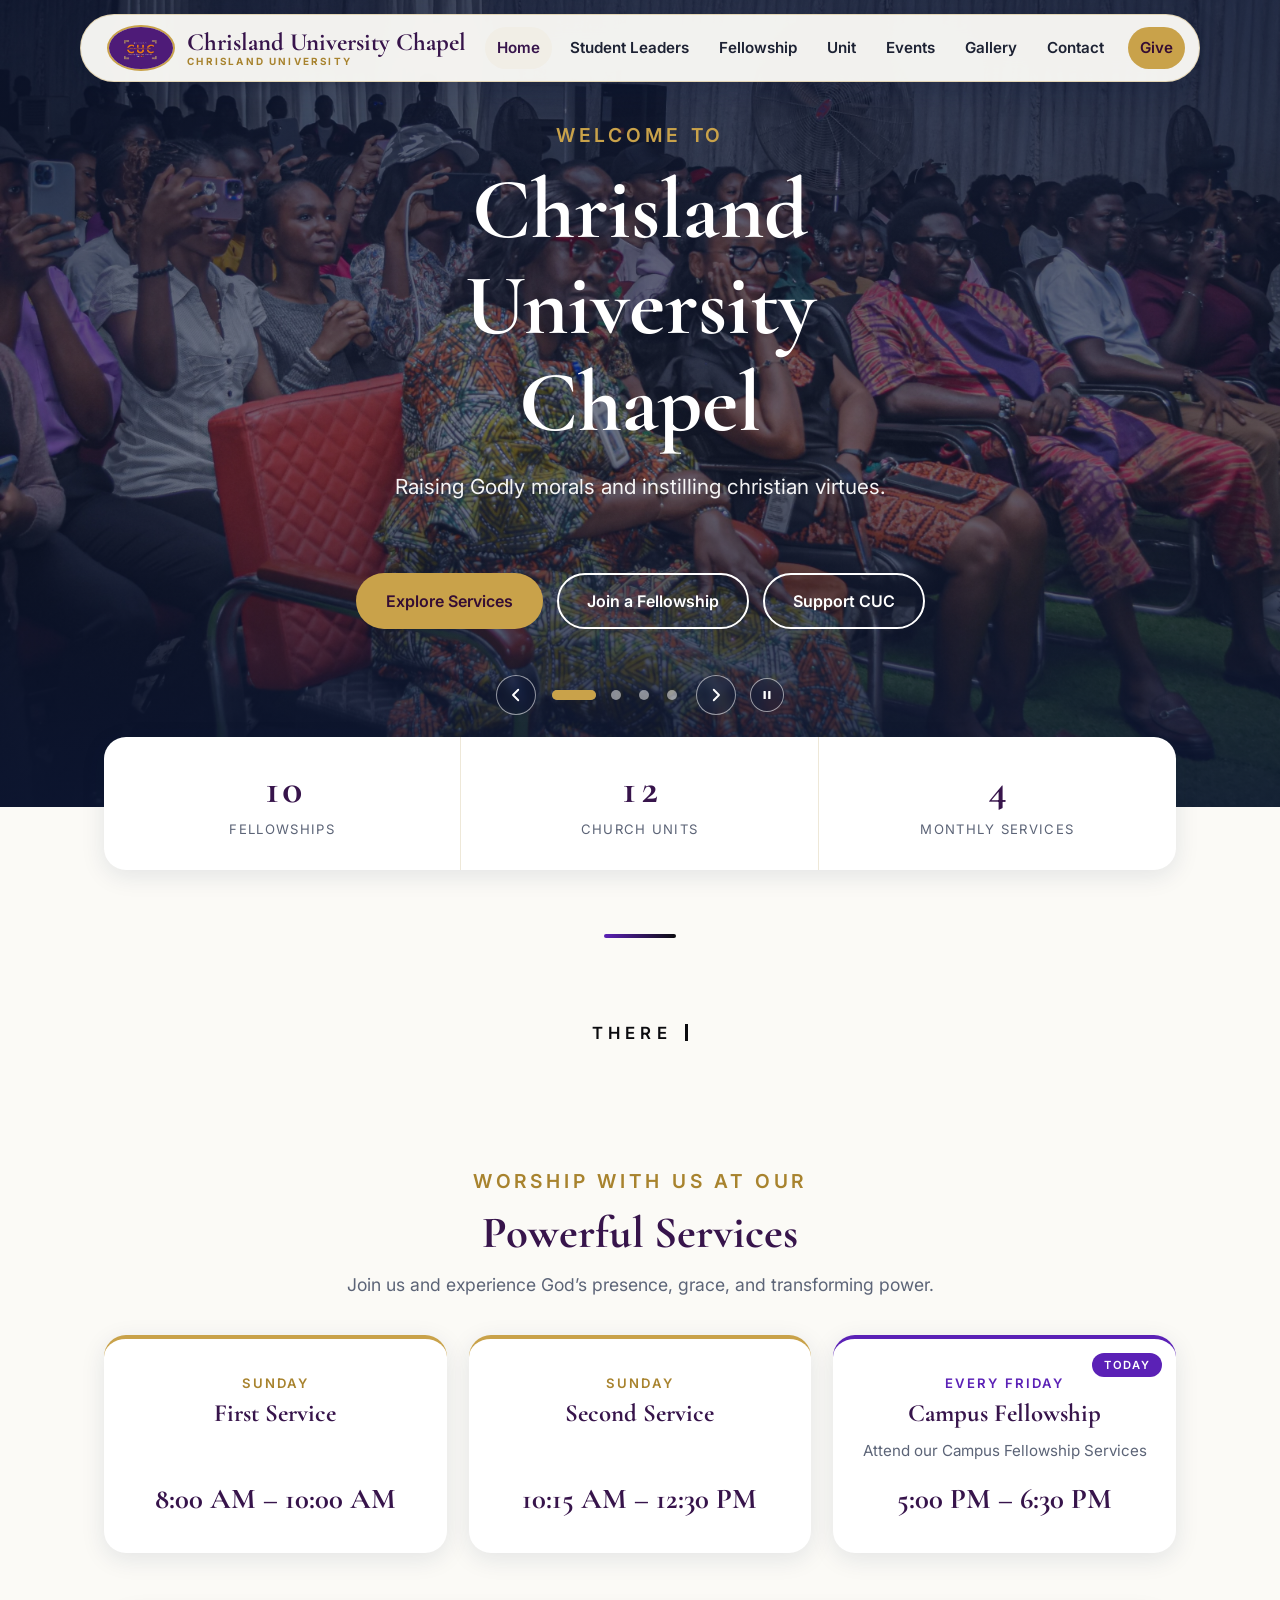
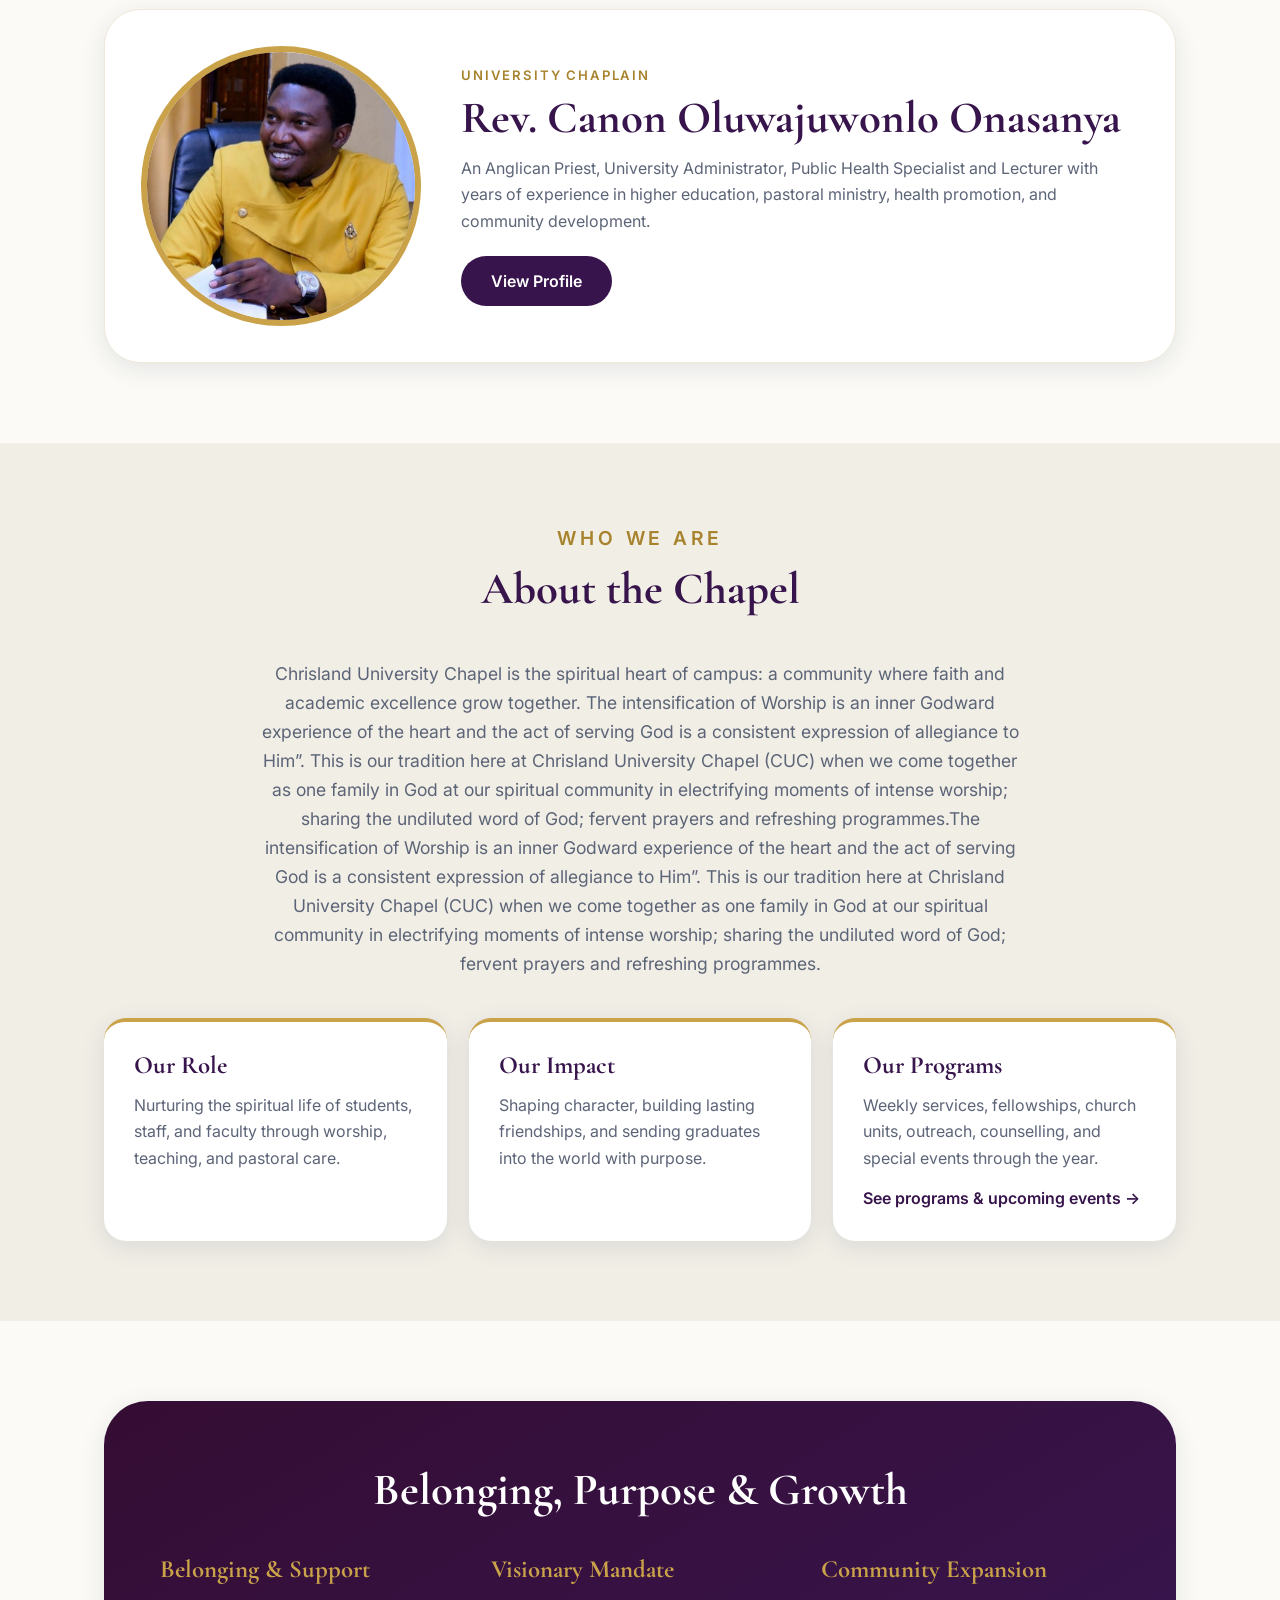
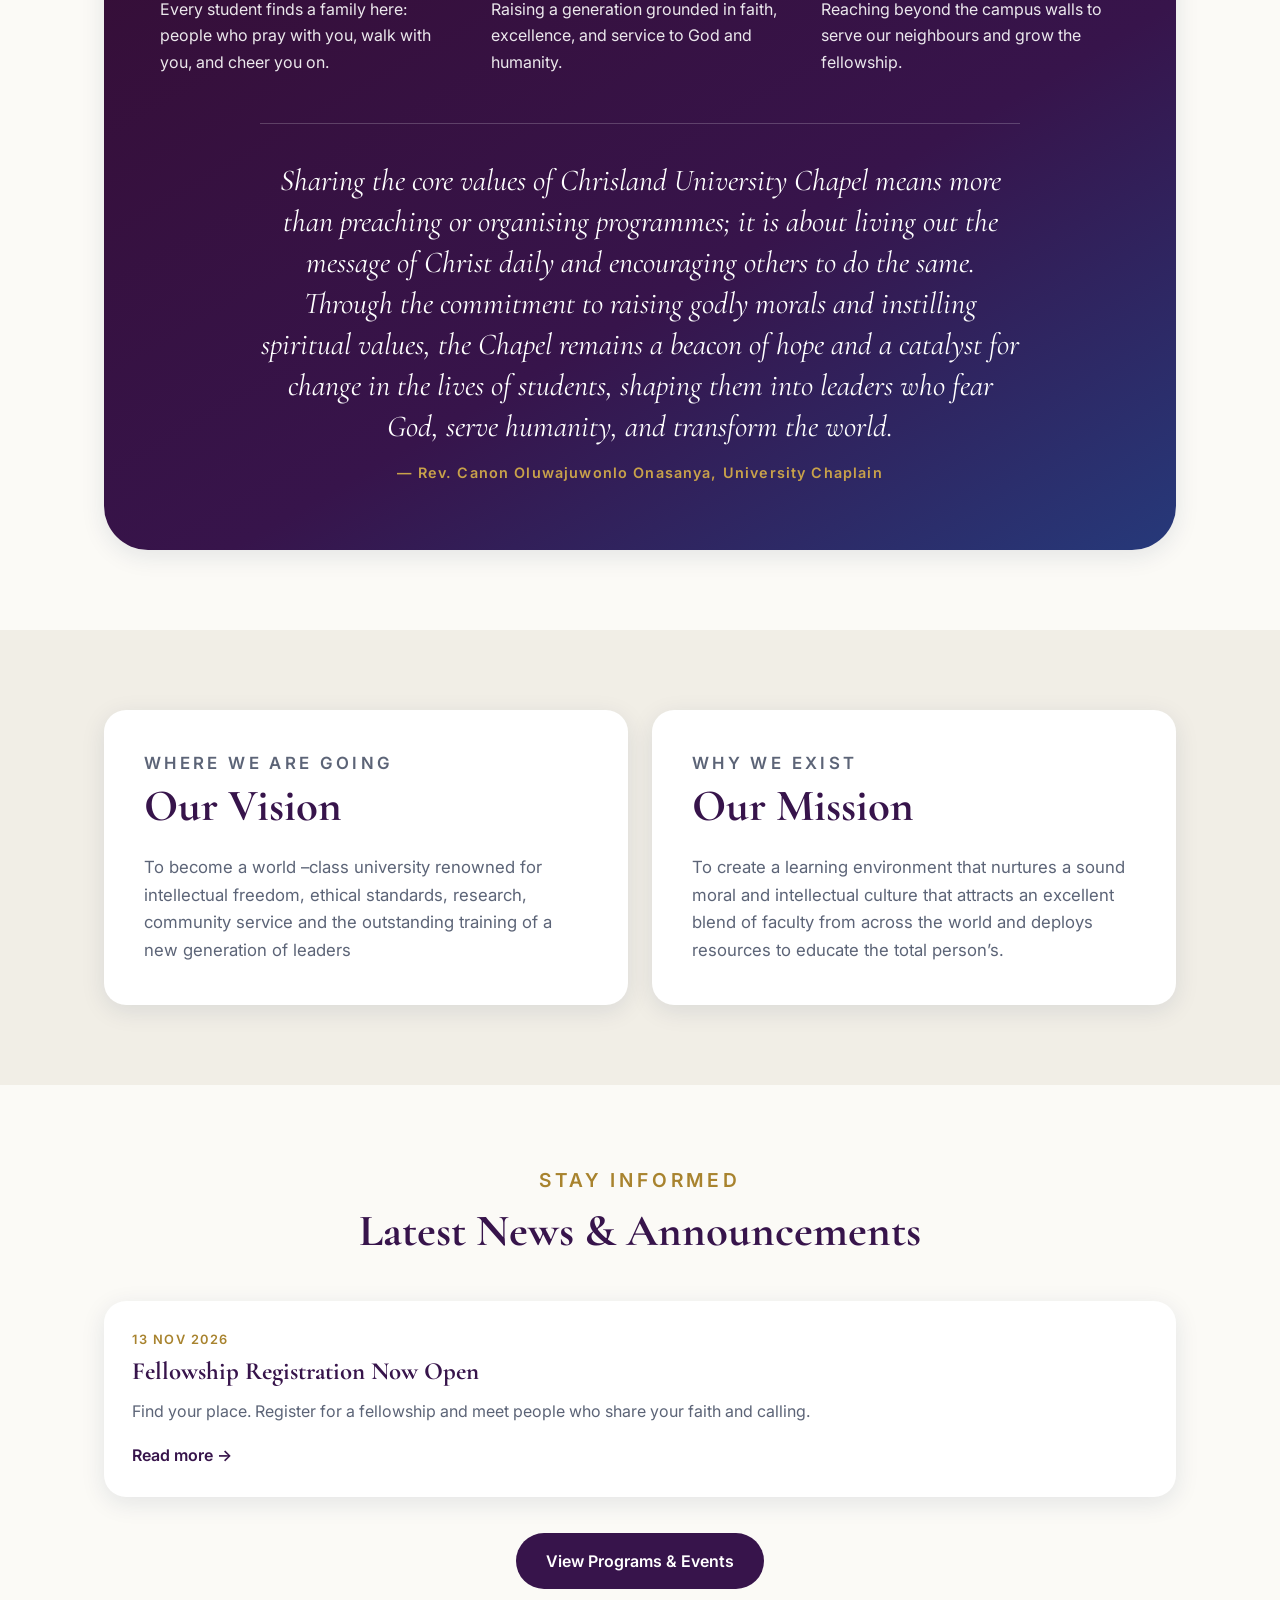
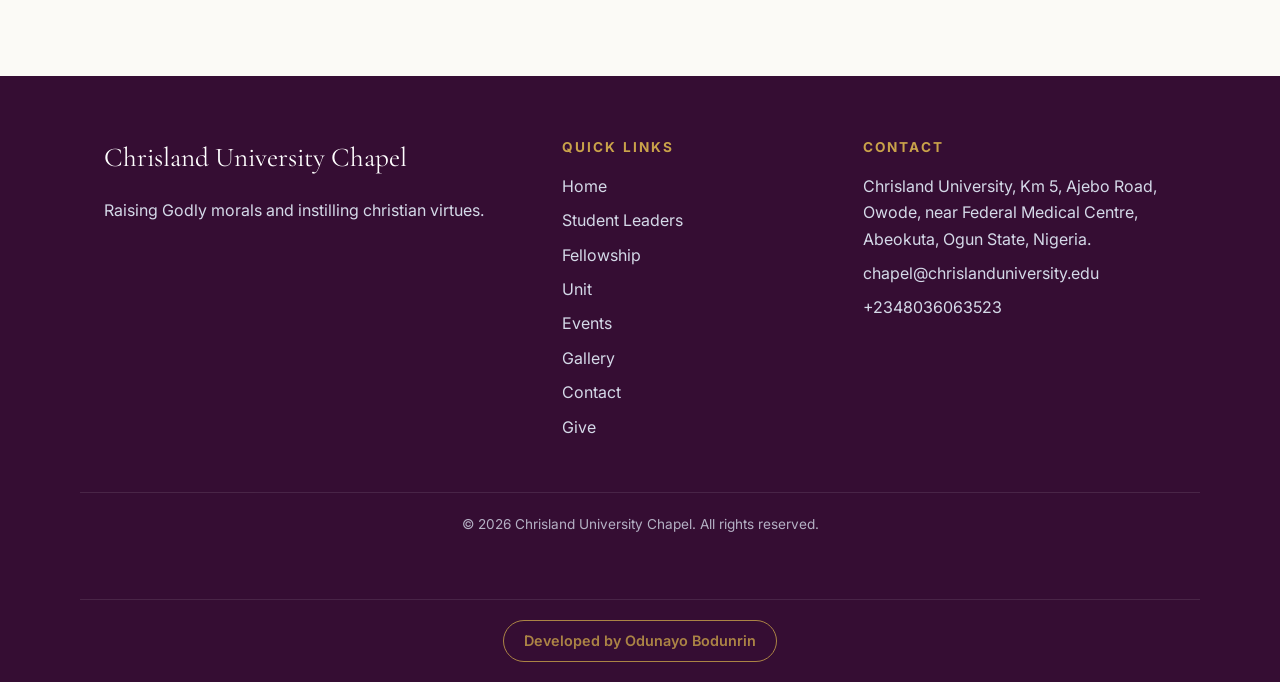
<file: index.html>
<!DOCTYPE html>
<html lang="en">
<head>
  <meta charset="UTF-8">
  <meta name="viewport" content="width=device-width, initial-scale=1.0">
  <title>Chrisland University Chapel (CUC)</title>
  <meta name="description" content="Chrisland University Chapel: explore our services, join a fellowship, and support CUC.">
  <link rel="preconnect" href="https://fonts.googleapis.com">
  <link rel="preconnect" href="https://fonts.gstatic.com" crossorigin>
  <link href="https://fonts.googleapis.com/css2?family=Cormorant+Garamond:ital,wght@0,500;0,700;1,500&family=Inter:wght@400;600&display=swap" rel="stylesheet">
  <link rel="stylesheet" href="css/styles.css">
  <link rel="stylesheet" href="css/animations.css">

  <!-- "There is a place" typewriter (homepage only) -->
  <style>
    .place-section { padding: 64px 0 0; }
    .place-section + .section { padding-top: 56px; }

    .place {
      --place-purple: #5b21b6;
      --place-black: #0b0b0f;
      text-align: center;
      max-width: 880px;
      margin: 0 auto;
    }
    /* small purple-to-black rule above the text */
    .place::before {
      content: "";
      display: block;
      width: 72px;
      height: 4px;
      margin: 0 auto 28px;
      border-radius: 4px;
      background: linear-gradient(90deg, var(--place-purple), var(--place-black));
    }

    .place-item { margin: 0; }
    .place-lead {
      display: block;
      margin-bottom: 0.5em;
      font-family: "Inter", system-ui, sans-serif;
      font-weight: 600;
      font-size: clamp(0.85rem, 1.7vw, 1.05rem);
      letter-spacing: 0.3em;
      text-transform: uppercase;
      color: var(--place-black);
    }
    .place-line {
      display: block;
      font-family: "Cormorant Garamond", Georgia, serif;
      font-weight: 700;
      font-size: clamp(1.7rem, 4.4vw, 2.7rem);
      line-height: 1.2;
      color: var(--place-purple);
    }
    /* closing line: one flowing sentence, all capitals */
    .place-item.is-finale .place-lead,
    .place-item.is-finale .place-line {
      display: inline;
      font-family: "Cormorant Garamond", Georgia, serif;
      font-weight: 700;
      font-size: clamp(1.45rem, 3.6vw, 2.3rem);
      line-height: 1.3;
      letter-spacing: 0.04em;
      text-transform: uppercase;
      margin: 0;
    }
    .place-item.is-finale .place-lead { margin-right: 0.3em; }

    /* Without JavaScript: show every phrase as a plain list */
    .place-ghost + .place-ghost { margin-top: 28px; }
    .place-live { display: none; }

    /* With JavaScript: stack everything in one cell so the box is always as tall
       as the longest phrase (nothing below jumps while typing) */
    .place.is-live .place-stage { display: grid; }
    .place.is-live .place-ghost,
    .place.is-live .place-live { grid-area: 1 / 1; margin: 0; align-self: center; }
    .place.is-live .place-ghost { opacity: 0; pointer-events: none; user-select: none; }
    .place.is-live .place-live { display: block; }

    .place-caret {
      display: inline-block;
      width: 3px;
      height: 0.95em;
      margin-left: 4px;
      vertical-align: -0.1em;
      background: var(--place-purple);
      animation: placeBlink 1s steps(1) infinite;
    }
    .place-lead .place-caret { background: var(--place-black); height: 1em; }
    .place.is-static .place-caret { display: none; }
    @keyframes placeBlink { 50% { opacity: 0; } }

    /* ---------- Service times ---------- */
    .worship-section { padding: 56px 0 0; }
    .worship-section + .section { padding-top: 56px; }
    .worship-head { text-align: center; max-width: 680px; margin: 0 auto 36px; }
    .worship-head h2 { margin-bottom: 12px; }
    .worship-head p:last-child { margin: 0; color: var(--muted); font-size: 1.1rem; }
    .worship-grid { display: grid; grid-template-columns: repeat(3, 1fr); gap: 22px; }
    .worship-card {
      position: relative;
      text-align: center;
      padding: 34px 24px 30px;
      background: var(--white);
      border-radius: var(--radius);
      border-top: 4px solid var(--gold);
      box-shadow: var(--shadow);
      cursor: default;
      display: flex;
      flex-direction: column;
      transition: transform 0.3s ease, box-shadow 0.3s ease, background 0.3s ease, color 0.3s ease;
    }
    .worship-card.is-fellowship { border-top-color: #5b21b6; }
    .worship-day {
      margin: 0 0 6px;
      font-size: 0.82rem;
      font-weight: 600;
      letter-spacing: 0.16em;
      text-transform: uppercase;
      color: var(--gold-dark);
    }
    .worship-card.is-fellowship .worship-day { color: #5b21b6; }
    .worship-card h3 { margin-bottom: 10px; transition: color 0.3s ease; }
    .worship-note { margin: 0 0 6px; color: var(--muted); font-size: 0.95rem; }
    .worship-time {
      margin: auto 0 0;
      padding-top: 6px;
      white-space: nowrap;
      font-family: "Cormorant Garamond", Georgia, serif;
      font-size: clamp(1.4rem, 2.6vw, 1.8rem);
      font-weight: 700;
      color: var(--navy);
      transition: color 0.3s ease;
    }
    .worship-today {
      display: none;
      position: absolute;
      top: 14px;
      right: 14px;
      padding: 3px 12px;
      border-radius: 999px;
      background: var(--gold);
      color: var(--navy-dark);
      font-size: 0.7rem;
      font-weight: 600;
      letter-spacing: 0.12em;
      text-transform: uppercase;
    }
    .worship-card.is-today .worship-today { display: inline-block; }
    .worship-card.is-fellowship .worship-today { background: #5b21b6; color: #fff; }

    /* hover / keyboard focus / finger press: card fills with navy (purple for fellowship) */
    @media (hover: hover) {
      .worship-card:hover { transform: translateY(-8px); box-shadow: 0 20px 44px rgba(20, 35, 75, 0.2); }
    }
    .worship-card:focus-visible { outline: 3px solid var(--gold); outline-offset: 3px; }
    .worship-card:hover, .worship-card:focus-visible, .worship-card:active { background: var(--navy); }
    .worship-card.is-fellowship:hover, .worship-card.is-fellowship:focus-visible, .worship-card.is-fellowship:active { background: #3b1180; }
    .worship-card:hover h3, .worship-card:focus-visible h3, .worship-card:active h3 { color: var(--white); }
    .worship-card:hover .worship-time, .worship-card:focus-visible .worship-time, .worship-card:active .worship-time { color: var(--gold); }
    .worship-card:hover .worship-note, .worship-card:focus-visible .worship-note, .worship-card:active .worship-note { color: rgba(255, 255, 255, 0.85); }
    .worship-card.is-fellowship:hover .worship-day, .worship-card.is-fellowship:focus-visible .worship-day, .worship-card.is-fellowship:active .worship-day { color: #d8c4ff; }

    @media (max-width: 860px) {
      .worship-grid { grid-template-columns: 1fr; max-width: 460px; margin: 0 auto; }
    }
    @media (max-width: 520px) {
      .place-section { padding-top: 48px; }
      .place-lead { letter-spacing: 0.22em; }
    }
  </style>
</head>
<body data-page="home">

  <div id="site-header"></div>

  <main>
    <!-- 1. Banner -->
    <section class="hero" id="hero" aria-roledescription="carousel" aria-label="Chapel highlights">
      <div class="hero-slides" id="hero-slides" aria-hidden="true"></div>
      <div class="hero-content">
        <div class="hero-text" id="hero-text">
          <p class="eyebrow" id="hero-eyebrow">Welcome to</p>
          <h1 id="hero-title">Chrisland University Chapel</h1>
          <p class="lead" id="hero-tagline">Raising Godly morals and instilling christian virtues.</p>
        </div>
        <div class="hero-actions">
          <a class="btn btn-gold" href="#services">Explore Services</a>
          <a class="btn btn-outline" href="fellowship.html">Join a Fellowship</a>
          <a class="btn btn-outline" href="give.html">Support CUC</a>
        </div>
      </div>
    </section>

    <!-- 2. Stats -->
    <div class="container stats-wrap">
      <div class="stats" id="stats"></div>
    </div>

    <!-- 2b. "There is a place" typewriter.
         To change the wording, edit the five .place-ghost blocks below:
         .place-lead is typed in black, .place-line is typed in purple. -->
    <section class="place-section" aria-label="There is a place for you">
      <div class="container">
        <div class="place" id="place">
          <div class="place-stage">
            <div class="place-item place-ghost">
              <span class="place-lead">There is a place</span>
              <span class="place-line">Where We Encounter God, Experience Grace and Embrace Purpose</span>
            </div>
            <div class="place-item place-ghost">
              <span class="place-lead">There is a place</span>
              <span class="place-line">Where Your Faith Comes Alive and Your Breakthrough Begins</span>
            </div>
            <div class="place-item place-ghost">
              <span class="place-lead">There is a place</span>
              <span class="place-line">Where We Build Faith, Receive Restoration and Spread Love</span>
            </div>
            <div class="place-item place-ghost">
              <span class="place-lead">There is a place</span>
              <span class="place-line">Where You Can Find Peace, Find Excellence and Find Family</span>
            </div>
            <div class="place-item place-ghost is-finale">
              <span class="place-lead">There's a place to belong, there's a place to believe –</span>
              <span class="place-line">There is a place for you!</span>
            </div>
            <div class="place-item place-live" id="place-live" aria-hidden="true">
              <span class="place-lead" id="place-lead"></span>
              <span class="place-line" id="place-line"></span>
            </div>
          </div>
        </div>
      </div>
    </section>

    <!-- 2c. Service times (static text; cards react to hover/tap, and today's service is flagged) -->
    <section class="worship-section" aria-labelledby="worship-heading">
      <div class="container">
        <div class="worship-head">
          <p class="eyebrow">Worship with us at our</p>
          <h2 id="worship-heading">Powerful Services</h2>
          <p>Join us and experience God’s presence, grace, and transforming power.</p>
        </div>
        <div class="worship-grid">
          <article class="worship-card" data-day="0" tabindex="0">
            <span class="worship-today">Today</span>
            <p class="worship-day">Sunday</p>
            <h3>First Service</h3>
            <p class="worship-time">8:00 AM – 10:00 AM</p>
          </article>
          <article class="worship-card" data-day="0" tabindex="0">
            <span class="worship-today">Today</span>
            <p class="worship-day">Sunday</p>
            <h3>Second Service</h3>
            <p class="worship-time">10:15 AM – 12:30 PM</p>
          </article>
          <article class="worship-card is-fellowship" data-day="5" tabindex="0">
            <span class="worship-today">Today</span>
            <p class="worship-day">Every Friday</p>
            <h3>Campus Fellowship</h3>
            <p class="worship-note">Attend our Campus Fellowship Services</p>
            <p class="worship-time">5:00 PM – 6:30 PM</p>
          </article>
        </div>
      </div>
    </section>

    <!-- 3. Chaplain -->
    <section class="section" id="services">
      <div class="container">
        <div class="chaplain-card">
          <div id="chaplain-photo-wrap"></div>
          <div class="chaplain-body">
            <p class="role" id="chaplain-role">University Chaplain</p>
            <h2 id="chaplain-name">Chaplain Name</h2>
            <p id="chaplain-bio"></p>
            <button class="btn btn-navy" id="chaplain-profile" type="button">View Profile</button>
          </div>
        </div>
      </div>
    </section>

    <!-- 4. Overview -->
    <section class="section alt">
      <div class="container">
        <div class="section-head">
          <p class="eyebrow">Who we are</p>
          <h2 id="overview-heading">About the Chapel</h2>
        </div>
        <p class="overview-intro" id="overview-intro"></p>
        <div class="pillars" id="pillars"></div>
      </div>
    </section>

    <!-- 5. Belonging panel + chaplain's conclusion -->
    <section class="section">
      <div class="container">
        <div class="panel">
          <h2 id="belonging-heading">Belonging, Purpose &amp; Growth</h2>
          <div class="panel-items" id="belonging-items"></div>
          <div class="conclusion">
            <blockquote id="conclusion-quote"></blockquote>
            <cite id="conclusion-by"></cite>
          </div>
        </div>
      </div>
    </section>

    <!-- 6. Vision & Mission -->
    <section class="section alt">
      <div class="container">
        <div class="vm">
          <article class="vm-card">
            <p class="eyebrow">Where we are going</p>
            <h2>Our Vision</h2>
            <p id="vision-text"></p>
          </article>
          <article class="vm-card">
            <p class="eyebrow">Why we exist</p>
            <h2>Our Mission</h2>
            <p id="mission-text"></p>
          </article>
        </div>
      </div>
    </section>

    <!-- 7. News & announcements -->
    <section class="section">
      <div class="container">
        <div class="section-head">
          <p class="eyebrow">Stay informed</p>
          <h2>Latest News &amp; Announcements</h2>
        </div>
        <div class="news-grid" id="news-grid"></div>
        <div class="center-action">
          <a class="btn btn-navy" href="events.html">View Programs &amp; Events</a>
        </div>
      </div>
    </section>
  </main>

  <div id="site-footer"></div>

  <script src="js/main.js"></script>
  <script src="js/animations.js"></script>

  <!-- Flag today's service(s): Sunday = 0, Friday = 5 -->
  <script>
  (function () {
    var today = new Date().getDay();
    document.querySelectorAll(".worship-card").forEach(function (c) {
      if (Number(c.getAttribute("data-day")) === today) c.classList.add("is-today");
    });
  })();
  </script>

  <!-- "There is a place" typewriter (homepage only) -->
  <script>
  (function () {
    "use strict";
    var root = document.getElementById("place");
    var live = document.getElementById("place-live");
    var leadEl = document.getElementById("place-lead");
    var lineEl = document.getElementById("place-line");
    if (!root || !live || !leadEl || !lineEl) return;

    var items = [].slice.call(root.querySelectorAll(".place-ghost")).map(function (g) {
      return {
        lead: g.querySelector(".place-lead").textContent.trim(),
        line: g.querySelector(".place-line").textContent.trim(),
        finale: g.classList.contains("is-finale")
      };
    });
    if (!items.length) return;

    var reduce = window.matchMedia && window.matchMedia("(prefers-reduced-motion: reduce)").matches;
    var leadT = document.createTextNode("");
    var lineT = document.createTextNode("");
    var caret = document.createElement("span");
    caret.className = "place-caret";
    leadEl.appendChild(leadT);
    lineEl.appendChild(lineT);
    root.classList.add("is-live");

    function sleep(ms) { return new Promise(function (r) { setTimeout(r, ms); }); }
    function show(it) {
      live.classList.toggle("is-finale", it.finale);
      leadT.nodeValue = it.lead;
      lineT.nodeValue = it.line;
    }

    /* "Reduce motion" visitors: no typing, just swap the full phrase every few seconds */
    if (reduce) {
      root.classList.add("is-static");
      var k = 0;
      show(items[0]);
      if (items.length > 1) {
        setInterval(function () { k = (k + 1) % items.length; show(items[k]); }, 6000);
      }
      return;
    }

    /* Pause while the section is off-screen or the tab is hidden */
    var inView = true, wake = null;
    function gate() {
      if (inView && !document.hidden) return Promise.resolve();
      return new Promise(function (r) { wake = r; });
    }
    function check() {
      if (inView && !document.hidden && wake) { var w = wake; wake = null; w(); }
    }
    document.addEventListener("visibilitychange", check);
    if ("IntersectionObserver" in window) {
      new IntersectionObserver(function (es) { inView = es[0].isIntersecting; check(); }, { threshold: 0.1 }).observe(root);
    }

    function type(node, text, speed) {
      var i = 0;
      return (function step() {
        if (i >= text.length) return Promise.resolve();
        return gate().then(function () {
          i++;
          node.nodeValue = text.slice(0, i);
          return sleep(speed + Math.random() * 35);
        }).then(step);
      })();
    }
    function erase(node, speed) {
      return (function step() {
        var t = node.nodeValue;
        if (!t.length) return Promise.resolve();
        return gate().then(function () {
          node.nodeValue = t.slice(0, -1);
          return sleep(speed);
        }).then(step);
      })();
    }

    var n = 0;
    function cycle() {
      var it = items[n % items.length];
      n++;
      live.classList.toggle("is-finale", it.finale);
      leadEl.appendChild(caret);
      return type(leadT, it.lead, 65)
        .then(function () { return sleep(280); })
        .then(function () { lineEl.appendChild(caret); return type(lineT, it.line, 38); })
        .then(function () { return sleep(it.finale ? 5200 : 2800); })
        .then(function () { return erase(lineT, 9); })
        .then(function () { leadEl.appendChild(caret); return erase(leadT, 12); })
        .then(function () { return sleep(350); })
        .then(cycle);
    }
    cycle();
  })();
  </script>
</body>
</html>
</file>
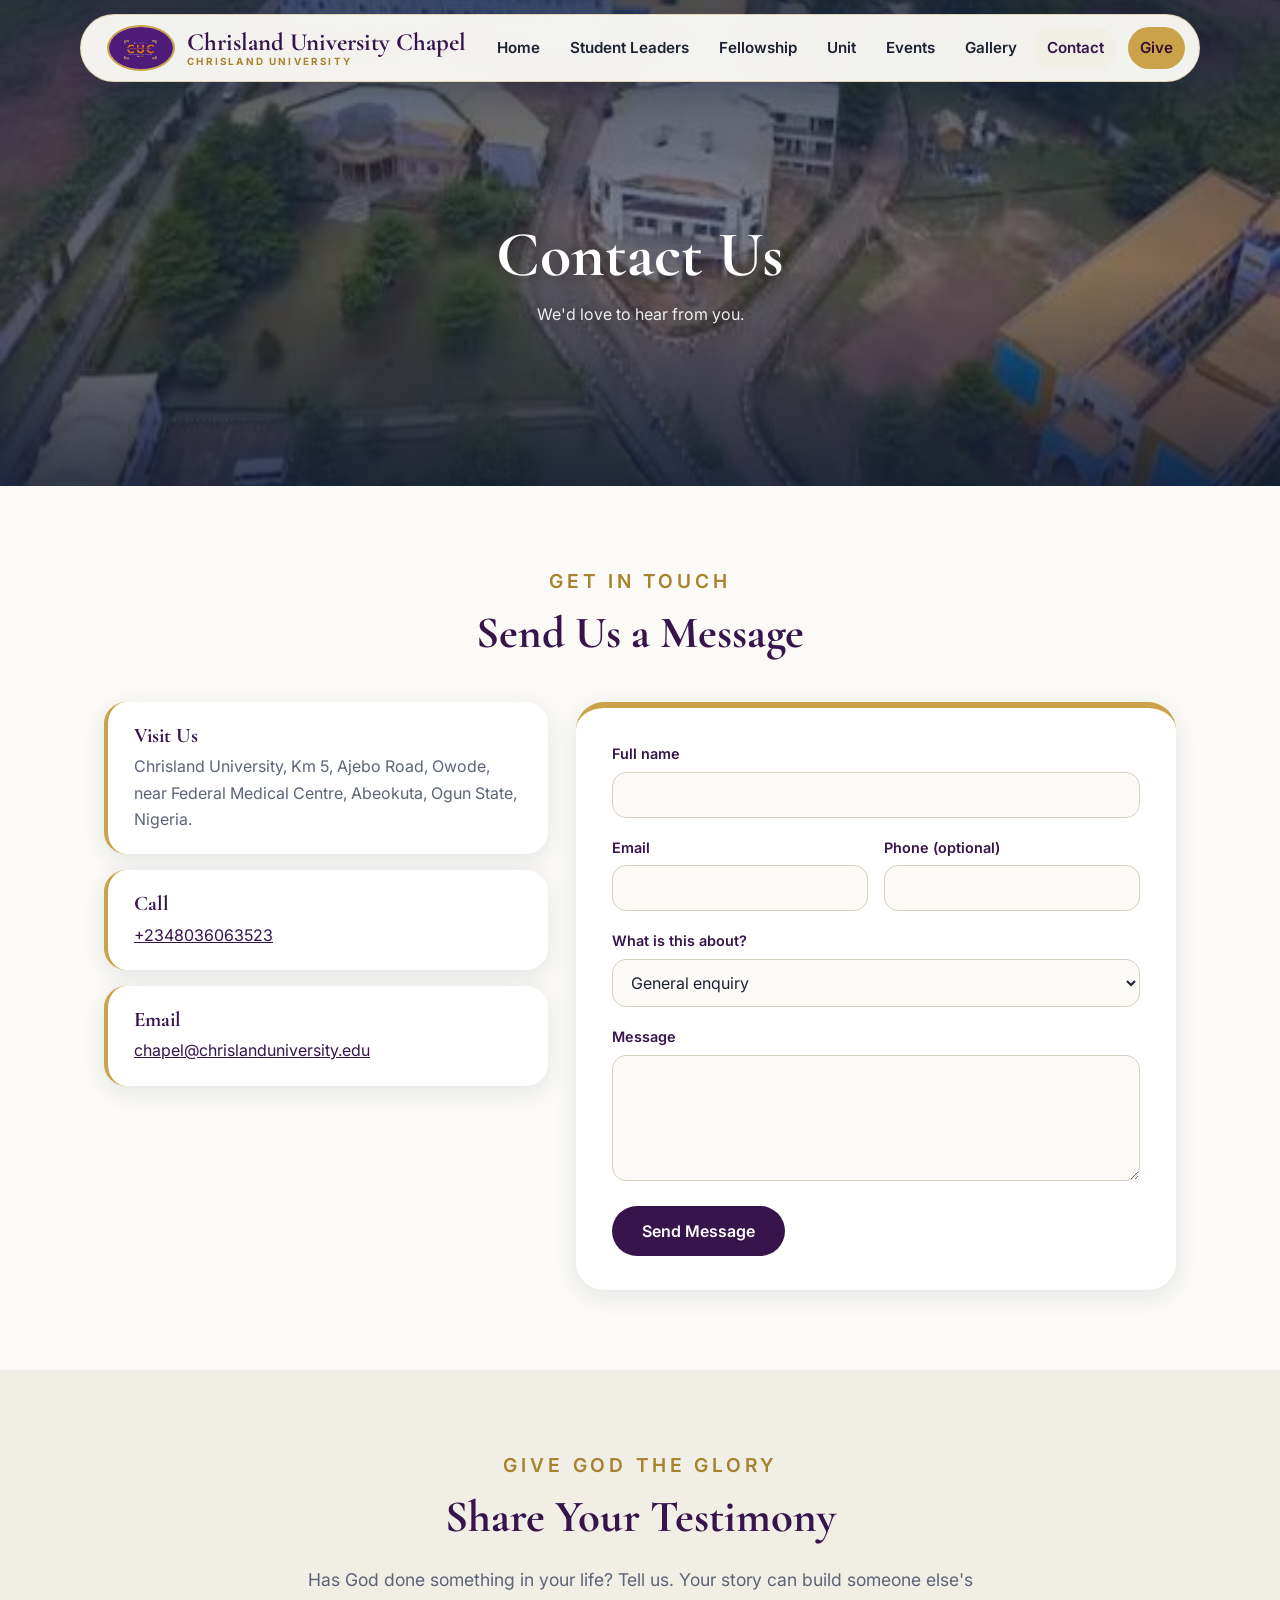
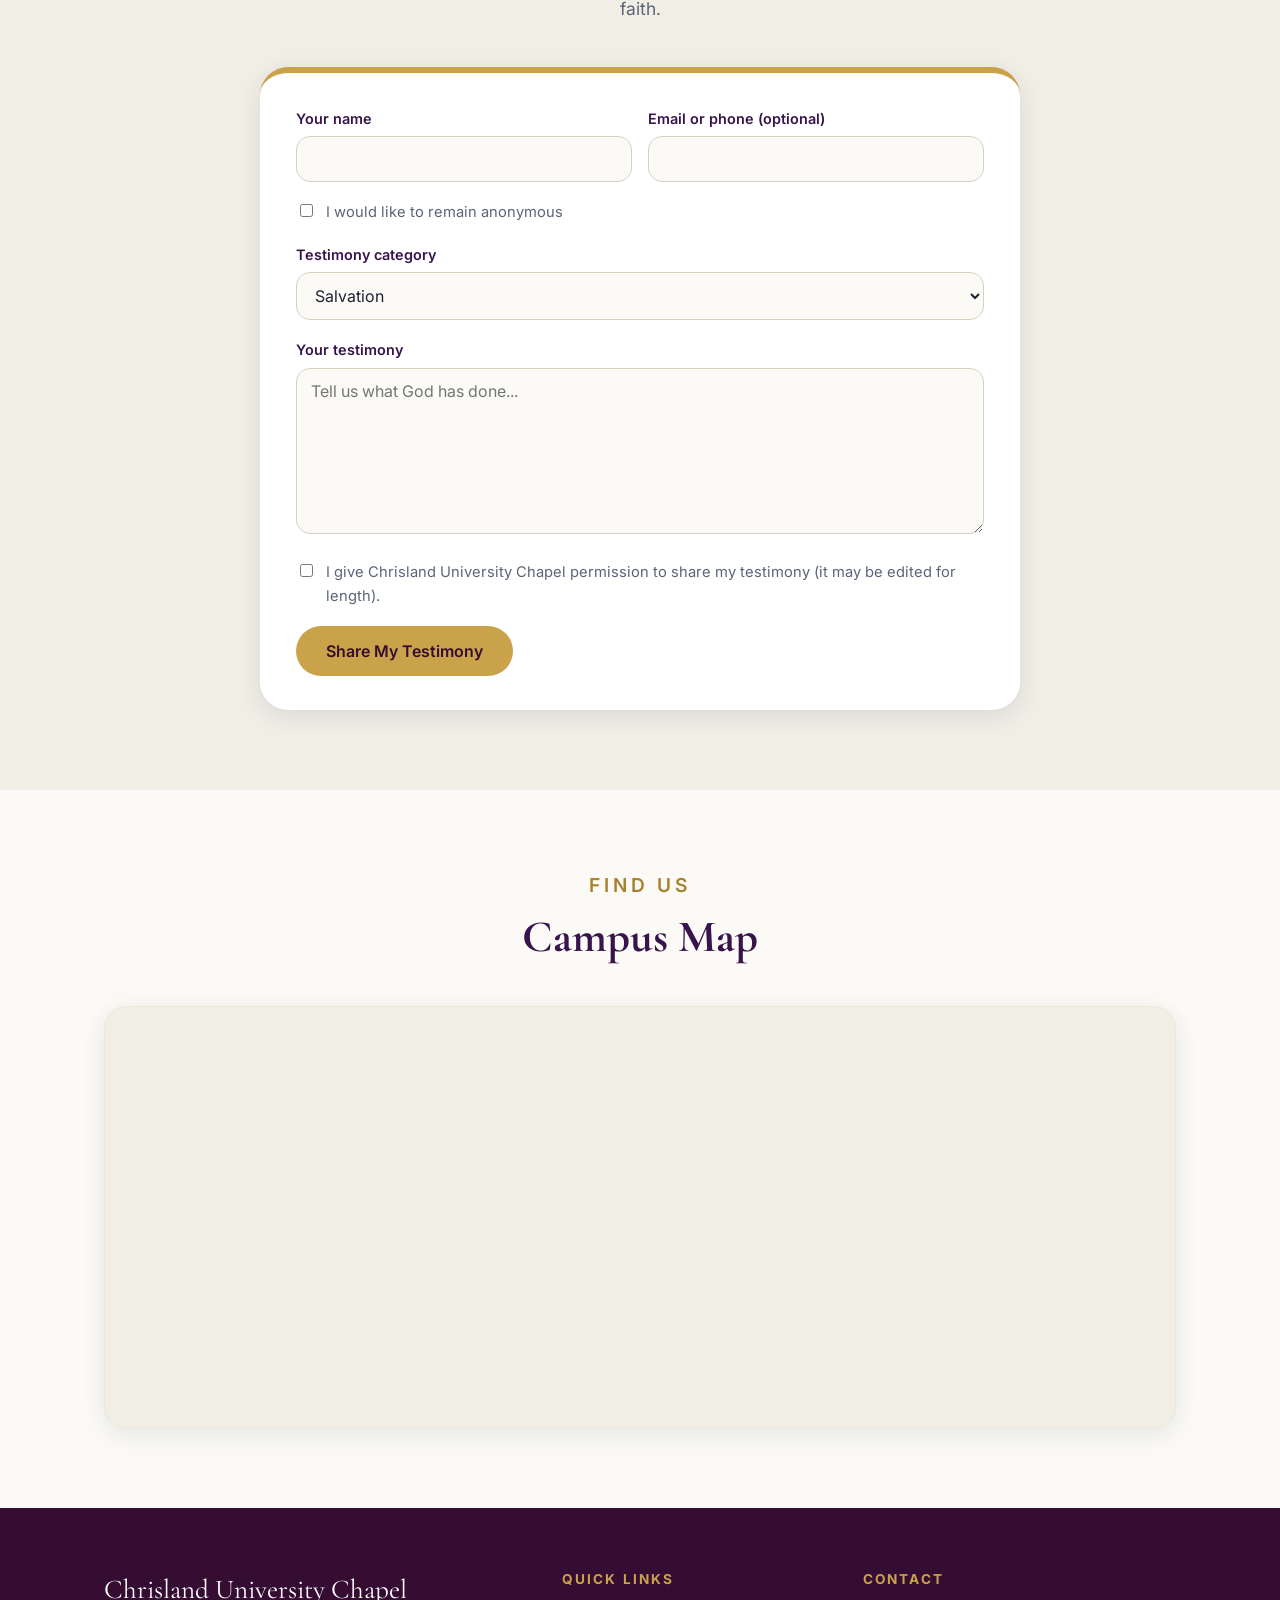
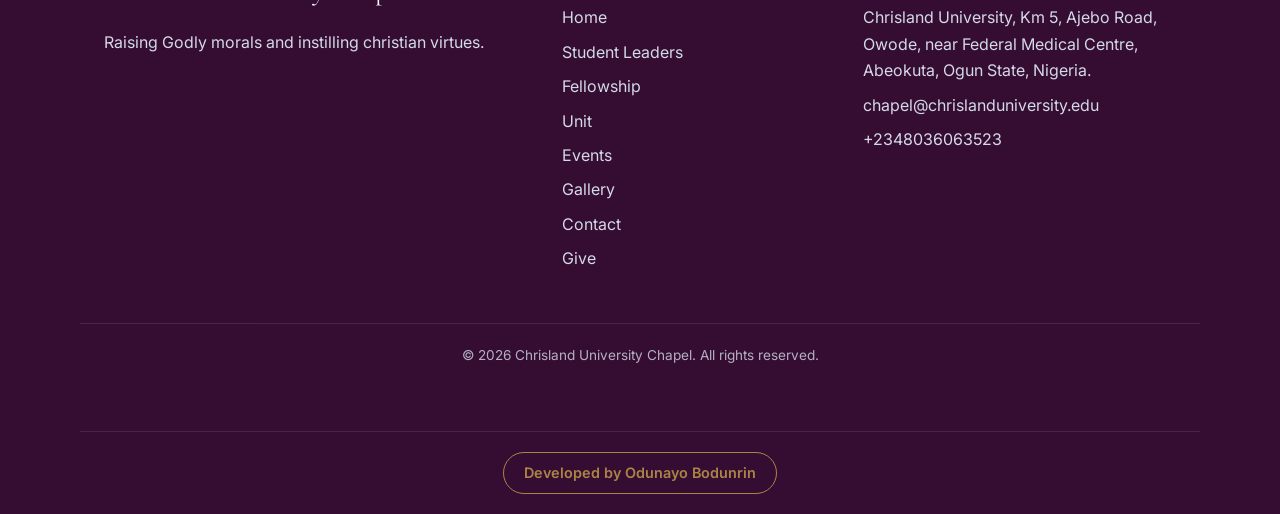
<file: contact.html>
<!DOCTYPE html>
<html lang="en">
<head>
  <meta charset="UTF-8">
  <meta name="viewport" content="width=device-width, initial-scale=1.0">
  <title>Contact | Chrisland University Chapel</title>
  <meta name="description" content="Contact Chrisland University Chapel, find us on campus, or share your testimony.">
  <link rel="preconnect" href="https://fonts.googleapis.com">
  <link rel="preconnect" href="https://fonts.gstatic.com" crossorigin>
  <link href="https://fonts.googleapis.com/css2?family=Cormorant+Garamond:ital,wght@0,500;0,700;1,500&family=Inter:wght@400;600&display=swap" rel="stylesheet">
  <link rel="stylesheet" href="css/styles.css">
  <link rel="stylesheet" href="css/animations.css">
  <link rel="stylesheet" href="css/extras.css">
</head>
<body data-page="contact">
  <div id="site-header"></div>
  <main>
    <section class="page-banner">
      <h1>Contact Us</h1>
      <p>We'd love to hear from you.</p>
    </section>

    <!-- Contact details + message form -->
    <section class="section">
      <div class="container">
        <div class="section-head">
          <p class="eyebrow">Get in touch</p>
          <h2>Send Us a Message</h2>
        </div>
        <div class="contact-layout">
          <div class="contact-info" id="contact-info"></div>

          <form class="form-card" id="contact-form" novalidate>
            <div class="field">
              <label for="c-name">Full name</label>
              <input id="c-name" name="name" type="text" required autocomplete="name">
            </div>
            <div class="field-row">
              <div class="field">
                <label for="c-email">Email</label>
                <input id="c-email" name="email" type="email" required autocomplete="email">
              </div>
              <div class="field">
                <label for="c-phone">Phone (optional)</label>
                <input id="c-phone" name="phone" type="tel" autocomplete="tel">
              </div>
            </div>
            <div class="field">
              <label for="c-topic">What is this about?</label>
              <select id="c-topic" name="topic" required>
                <option value="General enquiry">General enquiry</option>
                <option value="Prayer request">Prayer request</option>
                <option value="Counselling">Counselling</option>
                <option value="Join a fellowship or unit">Join a fellowship or unit</option>
                <option value="Events and programs">Events and programs</option>
                <option value="Other">Other</option>
              </select>
            </div>
            <div class="field">
              <label for="c-message">Message</label>
              <textarea id="c-message" name="message" rows="5" required></textarea>
            </div>
            <input class="hp" type="text" name="website" tabindex="-1" autocomplete="off" aria-hidden="true">
            <button class="btn btn-navy" type="submit">Send Message</button>
            <p class="form-status" role="status" aria-live="polite"></p>
          </form>
        </div>
      </div>
    </section>

    <!-- Share your testimony -->
    <section class="section alt" id="testimony">
      <div class="container">
        <div class="section-head">
          <p class="eyebrow">Give God the glory</p>
          <h2>Share Your Testimony</h2>
          <p class="section-sub">Has God done something in your life? Tell us. Your story can build someone else's faith.</p>
        </div>
        <form class="form-card testimony-card" id="testimony-form" novalidate>
          <div class="field-row">
            <div class="field">
              <label for="t-name">Your name</label>
              <input id="t-name" name="name" type="text" autocomplete="name">
            </div>
            <div class="field">
              <label for="t-contact">Email or phone (optional)</label>
              <input id="t-contact" name="contact" type="text">
            </div>
          </div>
          <label class="check">
            <input type="checkbox" name="anonymous" value="yes">
            <span>I would like to remain anonymous</span>
          </label>
          <div class="field">
            <label for="t-category">Testimony category</label>
            <select id="t-category" name="category">
              <option value="Salvation">Salvation</option>
              <option value="Healing">Healing</option>
              <option value="Provision">Provision</option>
              <option value="Academic breakthrough">Academic breakthrough</option>
              <option value="Protection">Protection</option>
              <option value="Other">Other</option>
            </select>
          </div>
          <div class="field">
            <label for="t-text">Your testimony</label>
            <textarea id="t-text" name="testimony" rows="7" required placeholder="Tell us what God has done..."></textarea>
          </div>
          <label class="check">
            <input type="checkbox" name="consent" value="yes">
            <span>I give Chrisland University Chapel permission to share my testimony (it may be edited for length).</span>
          </label>
          <input class="hp" type="text" name="website" tabindex="-1" autocomplete="off" aria-hidden="true">
          <button class="btn btn-gold" type="submit">Share My Testimony</button>
          <p class="form-status" role="status" aria-live="polite"></p>
        </form>
      </div>
    </section>

    <!-- Campus map -->
    <section class="section">
      <div class="container">
        <div class="section-head">
          <p class="eyebrow">Find us</p>
          <h2>Campus Map</h2>
        </div>
        <div class="map-wrap" id="contact-map"></div>
      </div>
    </section>
  </main>
  <div id="site-footer"></div>
  <script src="js/main.js"></script>
  <script src="js/animations.js"></script>
</body>
</html>
</file>
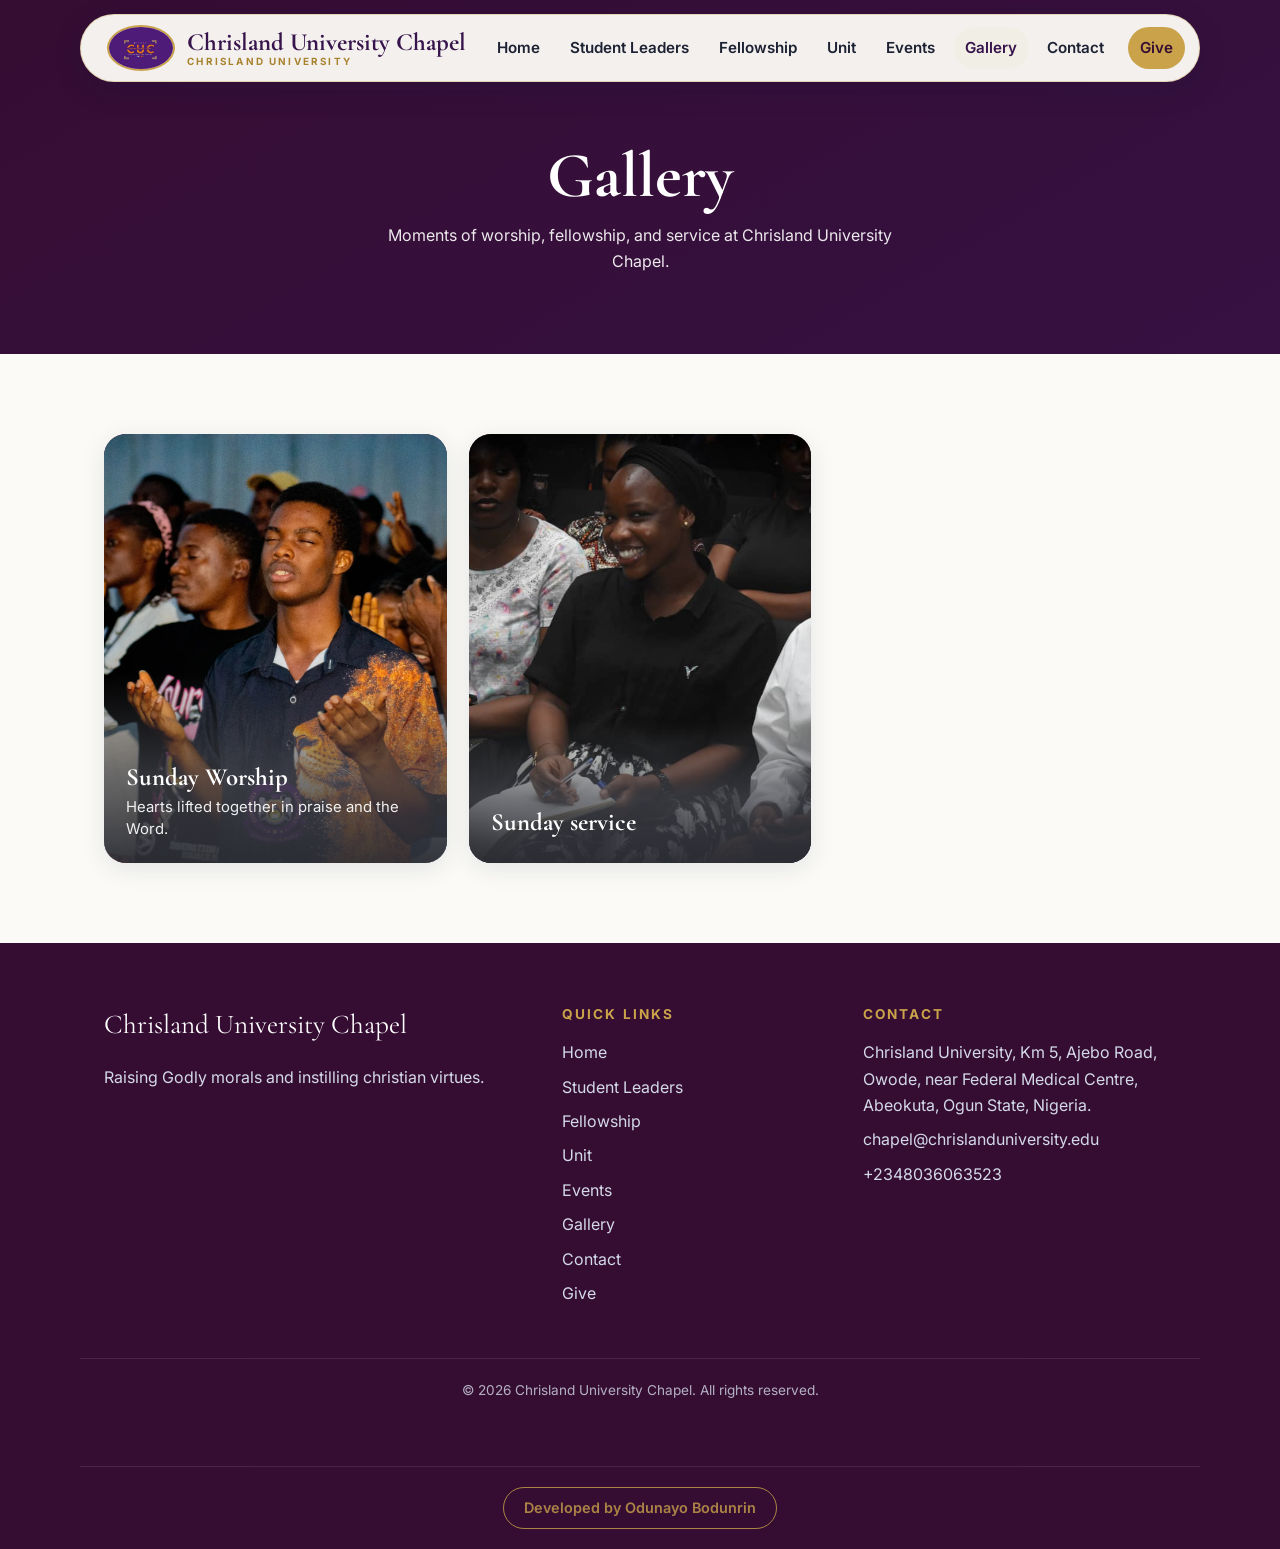
<file: gallery.html>
<!DOCTYPE html>
<html lang="en">
<head>
  <meta charset="UTF-8">
  <meta name="viewport" content="width=device-width, initial-scale=1.0">
  <title>Gallery | Chrisland University Chapel</title>
  <meta name="description" content="Photos from worship, fellowship and outreach at Chrisland University Chapel.">
  <link rel="preconnect" href="https://fonts.googleapis.com">
  <link rel="preconnect" href="https://fonts.gstatic.com" crossorigin>
  <link href="https://fonts.googleapis.com/css2?family=Cormorant+Garamond:ital,wght@0,500;0,700;1,500&family=Inter:wght@400;600&display=swap" rel="stylesheet">
  <link rel="stylesheet" href="css/styles.css">
  <link rel="stylesheet" href="css/animations.css">
  <link rel="stylesheet" href="css/extras.css">
</head>
<body data-page="gallery">
  <div id="site-header"></div>
  <main>
    <section class="page-banner">
      <h1>Gallery</h1>
      <p>Moments of worship, fellowship, and service at Chrisland University Chapel.</p>
    </section>
    <section class="section">
      <div class="container">
        <div class="gallery-grid" id="gallery-grid"></div>
      </div>
    </section>
  </main>
  <div id="site-footer"></div>
  <script src="js/main.js"></script>
  <script src="js/animations.js"></script>
</body>
</html>
</file>
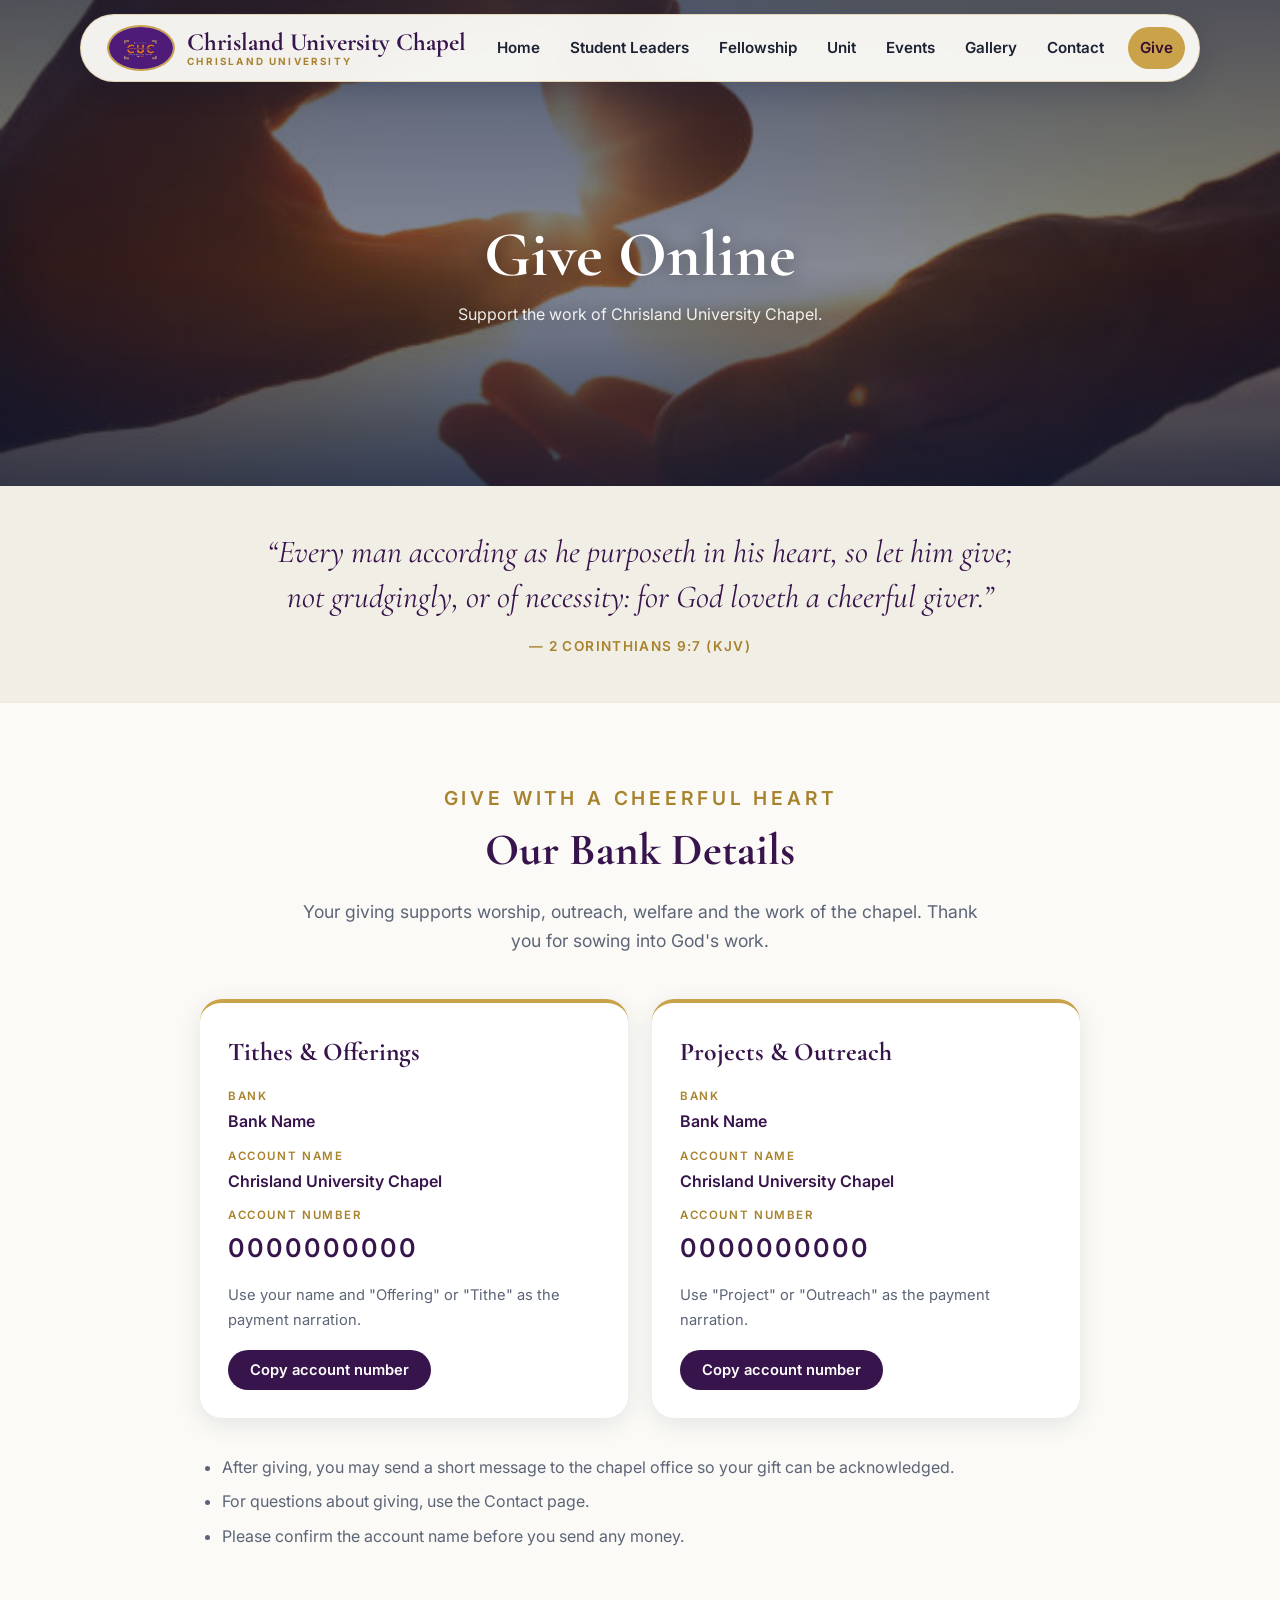
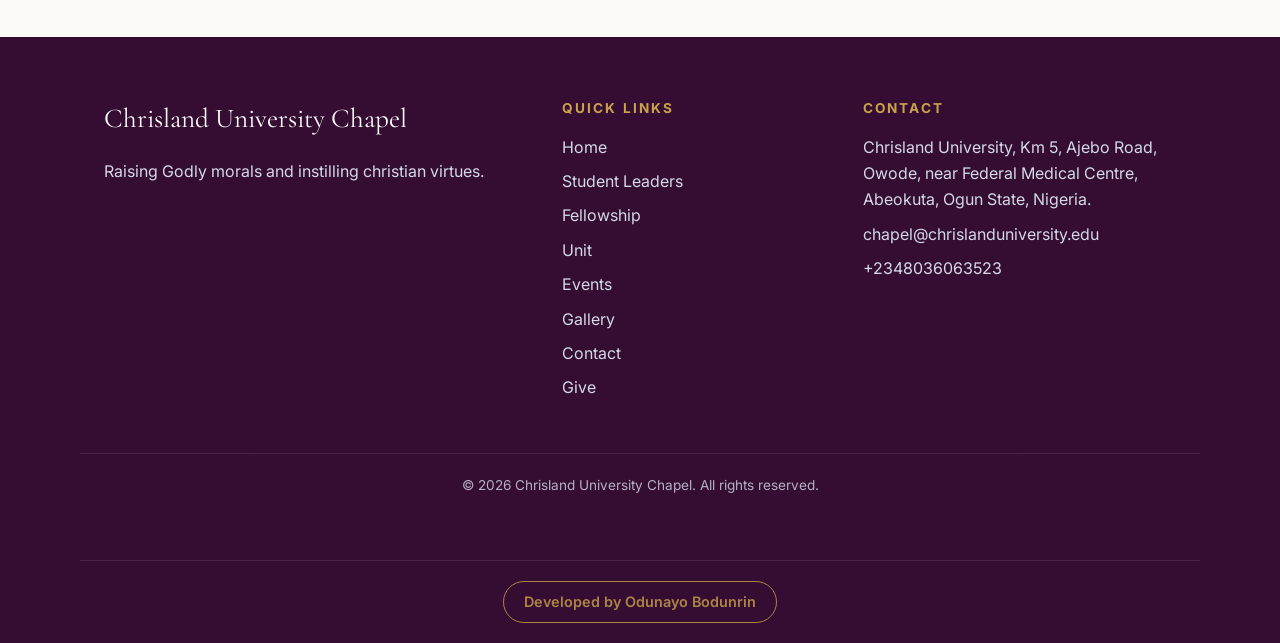
<file: give.html>
<!DOCTYPE html>
<html lang="en">
<head>
  <meta charset="UTF-8">
  <meta name="viewport" content="width=device-width, initial-scale=1.0">
  <title>Give Online | Chrisland University Chapel</title>
  <link rel="preconnect" href="https://fonts.googleapis.com">
  <link rel="preconnect" href="https://fonts.gstatic.com" crossorigin>
  <link href="https://fonts.googleapis.com/css2?family=Cormorant+Garamond:ital,wght@0,500;0,700;1,500&family=Inter:wght@400;600&display=swap" rel="stylesheet">
  <link rel="stylesheet" href="css/styles.css">
  <link rel="stylesheet" href="css/animations.css">
</head>
<body data-page="give">
  <div id="site-header"></div>
  <main>
    <section class="page-banner">
      <h1>Give Online</h1>
      <p>Support the work of Chrisland University Chapel.</p>
    </section>

    <!-- Bible verse (edit in data/site.json -> give.verse) -->
    <section class="verse-band" aria-label="Bible verse">
      <div class="container">
        <blockquote id="give-verse"></blockquote>
        <cite id="give-verse-ref"></cite>
      </div>
    </section>

    <section class="section">
      <div class="container">
        <div class="section-head">
          <p class="eyebrow" id="give-eyebrow">Give with a cheerful heart</p>
          <h2 id="give-heading">Our Bank Details</h2>
          <p class="section-sub" id="give-intro"></p>
        </div>
        <div class="give-accounts" id="give-accounts"><p>Loading…</p></div>
        <ul class="give-notes" id="give-notes"></ul>
      </div>
    </section>
  </main>
  <div id="site-footer"></div>
  <script src="js/main.js"></script>
  <script src="js/animations.js"></script>
</body>
</html>
</file>
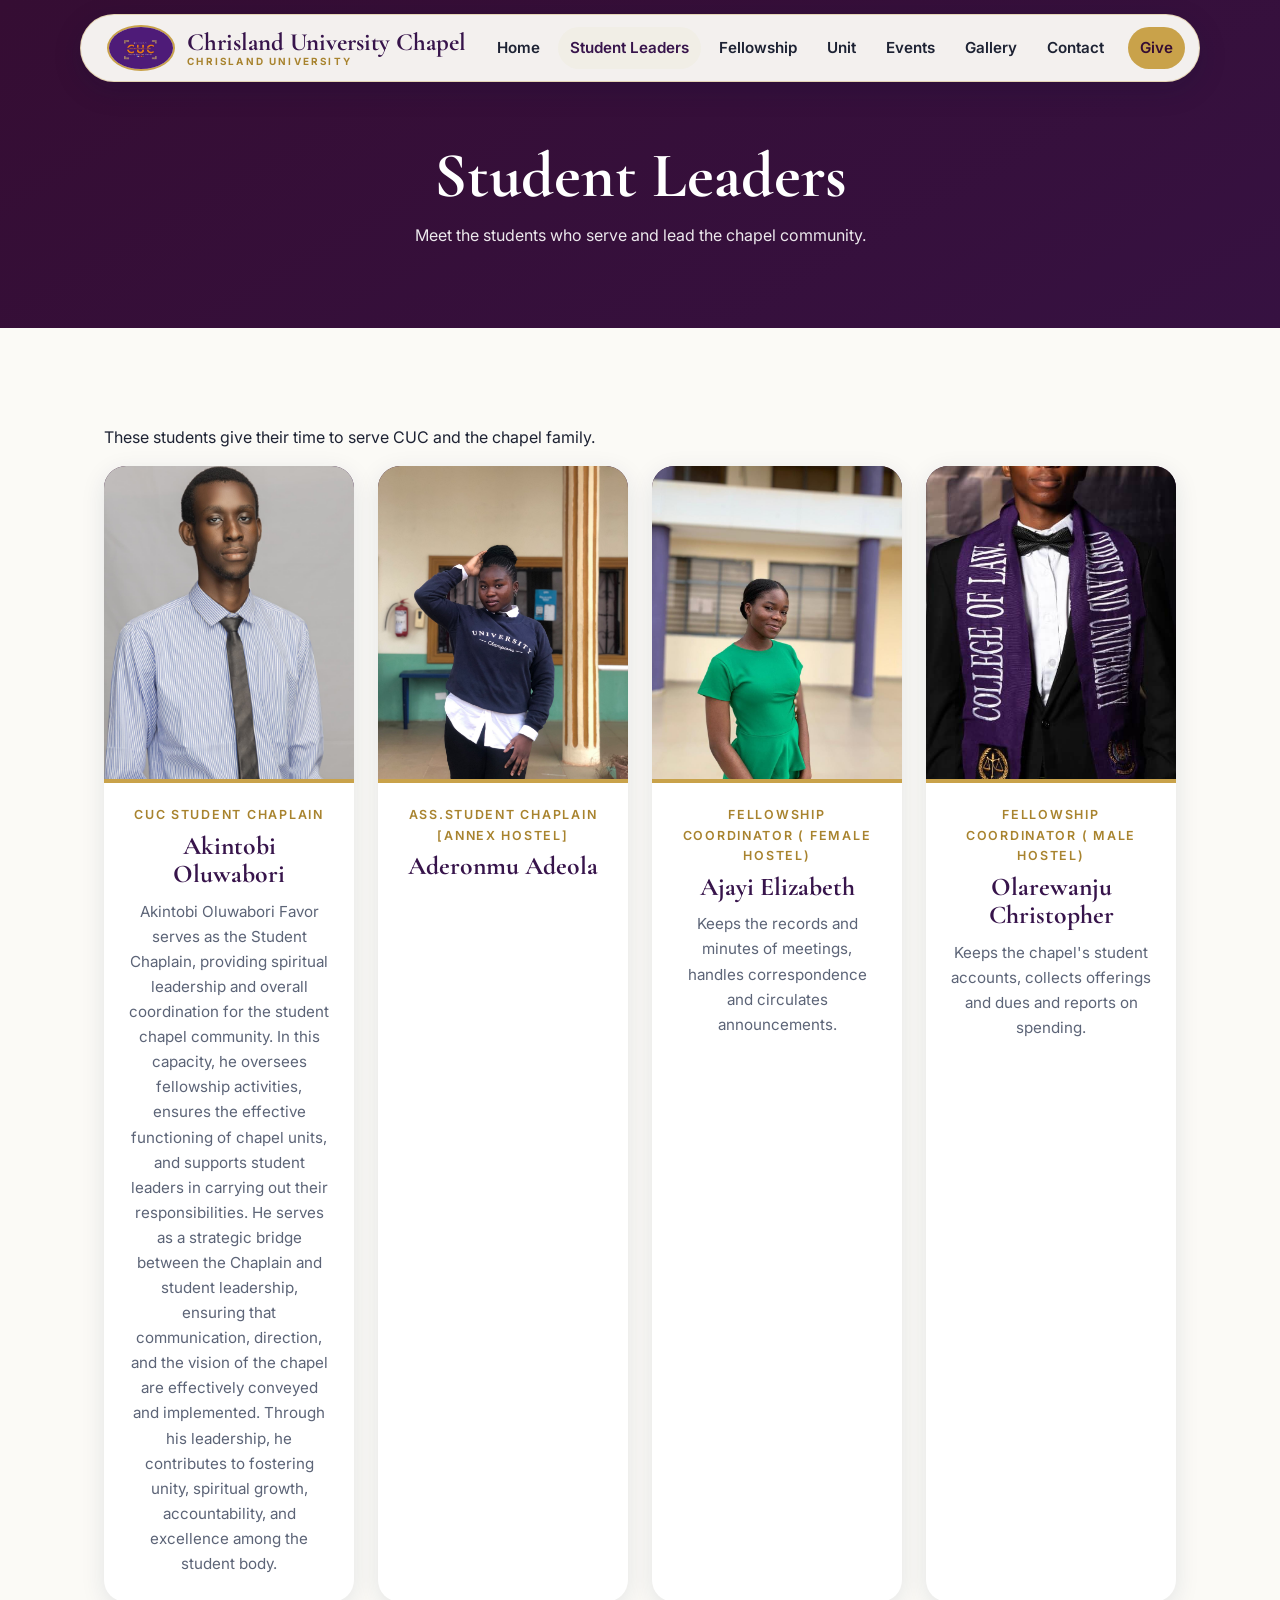
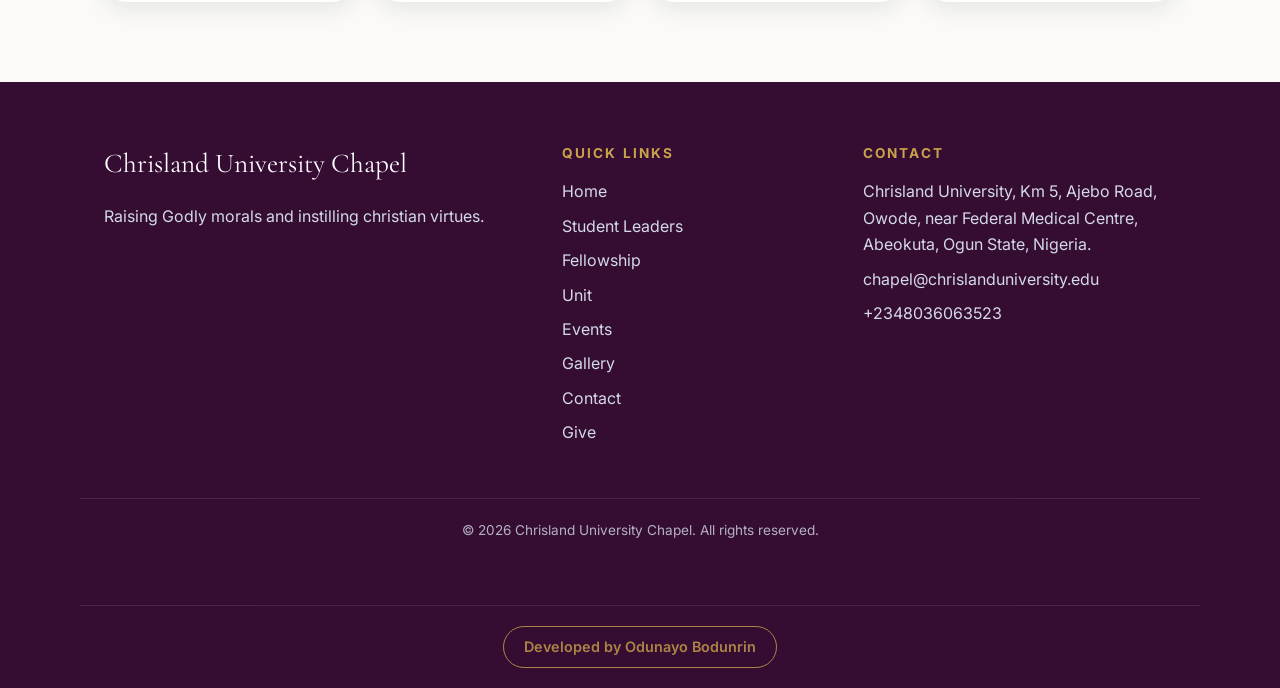
<file: student.html>
<!DOCTYPE html>
<html lang="en">
<head>
  <meta charset="UTF-8">
  <meta name="viewport" content="width=device-width, initial-scale=1.0">
  <title>Student Leaders | Chrisland University Chapel</title>
  <link rel="preconnect" href="https://fonts.googleapis.com">
  <link rel="preconnect" href="https://fonts.gstatic.com" crossorigin>
  <link href="https://fonts.googleapis.com/css2?family=Cormorant+Garamond:ital,wght@0,500;0,700;1,500&family=Inter:wght@400;600&display=swap" rel="stylesheet">
  <link rel="stylesheet" href="css/styles.css">
  <link rel="stylesheet" href="css/animations.css">
  <link rel="stylesheet" href="css/people.css">
</head>
<body data-page="student">
  <div id="site-header"></div>
  <main>
    <section class="page-banner">
      <h1>Student Leaders</h1>
      <p>Meet the students who serve and lead the chapel community.</p>
    </section>
    <section class="section">
      <div class="container">
        <p class="pp-intro">These students give their time to serve CUC and the chapel family.</p>
        <div class="pp-grid leader-grid" id="pp-grid">
          <p>Loading…</p>
        </div>
      </div>
    </section>
  </main>
  <div id="site-footer"></div>
  <script src="js/main.js"></script>
  <script src="js/animations.js"></script>
  <script src="js/people.js"></script>
</body>
</html>
</file>
<file: css/styles.css>
/* ==========================================================
   Chrisland University Chapel (CUC): shared styles
   Change the colors below to match the official CUC palette.
   ========================================================== */
:root {
  --navy: #37144b;
  --navy-dark: #350d33;
  --gold: #c9a24a;
  --gold-dark: #a8832e;
  --ink: #1d2233;
  --muted: #5c6477;
  --paper: #fbfaf6;
  --alt: #f1eee6;
  --white: #ffffff;
  --radius: 22px;
  --shadow: 0 6px 24px rgba(20, 35, 75, 0.10);
  --max: 1120px;
}

* { box-sizing: border-box; }
html { scroll-behavior: smooth; scroll-padding-top: 96px; }

body {
  margin: 0;
  font-family: "Inter", system-ui, sans-serif;
  color: var(--ink);
  background: var(--paper);
  line-height: 1.65;
}

img { max-width: 100%; display: block; }
a { color: var(--navy); }

h1, h2, h3 {
  font-family: "Cormorant Garamond", Georgia, serif;
  line-height: 1.12;
  margin: 0 0 0.5em;
  color: var(--navy);
}
h2 { font-size: clamp(2rem, 4vw, 2.8rem); }
h3 { font-size: 1.55rem; }

.container { max-width: var(--max); margin: 0 auto; padding: 0 24px; }
.section { padding: 80px 0; }
.section.alt { background: var(--alt); }
.section-head { text-align: center; max-width: 680px; margin: 0 auto 44px; }
.eyebrow {
  text-transform: uppercase;
  letter-spacing: 0.2em;
  font-size: 1.2rem;
  font-weight: 600;
  color: var(--gold-dark);
  margin: 0 0 10px;
}

/* ---------- Buttons ---------- */
.btn {
  display: inline-block;
  padding: 13px 28px;
  border-radius: 999px;
  font-weight: 600;
  text-decoration: none;
  border: 2px solid transparent;
  cursor: pointer;
  font-size: 1rem;
  transition: transform 0.15s ease, background 0.15s ease, color 0.15s ease;
}
.btn:hover { transform: translateY(-2px); }
.btn-gold { background: var(--gold); color: var(--navy-dark); }
.btn-gold:hover { background: #d8b45f; }
.btn-outline { border-color: var(--white); color: var(--white); background: transparent; }
.btn-outline:hover { background: var(--white); color: var(--navy); }
.btn-navy { background: var(--navy); color: var(--white); }
.btn-navy:hover { background: var(--navy-dark); }

/* ---------- Header ---------- */
/* Floating bar: stays pinned at the top while scrolling, over the page content */
.site-header {
  position: fixed;
  top: 14px;
  left: 50%;
  transform: translateX(-50%);
  z-index: 100;
  width: min(var(--max), calc(100% - 28px));
  background: rgba(251, 250, 246, 0.92);
  backdrop-filter: blur(12px);
  -webkit-backdrop-filter: blur(12px);
  border: 1px solid rgba(201, 162, 74, 0.35);
  border-radius: 999px;
  box-shadow: 0 8px 28px rgba(13, 23, 53, 0.18);
}
.header-inner {
  display: flex;
  align-items: center;
  justify-content: space-between;
  gap: 16px;
  padding: 10px 14px 10px 26px;
}
.brand {
  font-family: "Cormorant Garamond", Georgia, serif;
  font-size: 1.55rem;
  font-weight: 700;
  color: var(--navy);
  text-decoration: none;
  line-height: 1.1;
}
.brand small {
  display: block;
  font-family: "Inter", sans-serif;
  font-size: 0.62rem;
  letter-spacing: 0.22em;
  text-transform: uppercase;
  color: var(--gold-dark);
}
.nav { display: flex; align-items: center; gap: 6px; }
.nav a {
  text-decoration: none;
  color: var(--ink);
  font-weight: 600;
  font-size: 0.95rem;
  padding: 8px 12px;
  border-radius: 999px;
}
.nav a:hover { color: var(--gold-dark); }
.nav a.active { color: var(--navy); background: var(--alt); }
.nav a.give {
  background: var(--gold);
  color: var(--navy-dark);
  margin-left: 6px;
}
.nav a.give:hover { background: #d8b45f; color: var(--navy-dark); }

.menu-toggle {
  display: none;
  background: none;
  border: 1px solid #d8d1bf;
  border-radius: 10px;
  font-size: 1.4rem;
  line-height: 1;
  padding: 6px 12px;
  color: var(--navy);
  cursor: pointer;
}

.dev-btn {
  display: inline-block;
  padding: 8px 20px;
  border: 1.5px solid var(--gold);
  border-radius: 999px;
  color: var(--gold);
  font-weight: 600;
  font-size: 0.9rem;
  text-decoration: none;
  transition: background 0.2s, color 0.2s, transform 0.2s;
}
.dev-btn:hover { background: var(--gold); color: var(--navy-dark); transform: translateY(-2px); }

.site-footer .dev-btn:hover,
.site-footer .dev-btn:focus-visible {
  background: var(--gold);
  color: #000;            /* black text on the gold button */
  transform: translateY(-2px);
}

  .site-footer .dev-btn {
  display: inline-block;
  padding: 8px 20px;
  border: 1.5px solid var(--gold);
  border-radius: 999px;
  color: var(--gold);
  font-weight: 600;
  font-size: 0.9rem;
  text-decoration: none;
  transition: background 0.2s, color 0.2s, transform 0.2s;
}

.brand-logo {
  width: 46px;
  height: 46px;
  border-radius: 50%;
  object-fit: cover;        /* fills the circle with no stretching */
  object-position: center;  /* keeps the logo centered */
  background: var(--navy);  /* same colour as the logo, so no white edges show */
  border: 2px solid var(--gold);
  flex-shrink: 0;
}
body.is-scrolled .brand-logo { width: 38px; }
@media (max-width: 520px) { .brand-logo { width: 34px; height: 34px; } }

/* ---------- Hero ---------- */
.hero {
  position: relative;
  min-height: 82vh;
  display: grid;
  place-items: center;
  text-align: center;
  color: var(--white);
  padding: 120px 24px 140px;
  /* Drop your chapel photo at images/banner.jpg. The gradient shows until then. */
  background:
    linear-gradient(180deg, rgba(13, 23, 53, 0.72), rgba(13, 23, 53, 0.55) 55%, rgba(13, 23, 53, 0.85)),
    url("../images/banner.png") center / cover no-repeat,
    linear-gradient(150deg, #0d1735, #14234b 55%, #2a3f7a);
}
.hero h1 {
  color: var(--white);
  font-size: clamp(2.8rem, 8vw, 5.4rem);
  max-width: 14ch;
  margin: 0 auto 18px;
}
.hero .eyebrow { color: var(--gold); }
.hero .lead {
  font-size: clamp(1.05rem, 2.2vw, 1.3rem);
  max-width: 54ch;
  margin: 0 auto 34px;
  opacity: 0.95;
}
.hero-actions { display: flex; flex-wrap: wrap; gap: 14px; justify-content: center; }

/* ---------- Stats ---------- */
.stats-wrap { margin-top: -70px; position: relative; z-index: 5; }
.stats {
  display: grid;
  grid-template-columns: repeat(3, 1fr);
  background: var(--white);
  border-radius: var(--radius);
  box-shadow: var(--shadow);
  overflow: hidden;
}
.stat { padding: 30px 20px; text-align: center; border-right: 1px solid #eee8d8; }
.stat:last-child { border-right: none; }
.stat-value {
  font-family: "Cormorant Garamond", Georgia, serif;
  font-size: clamp(1.7rem, 3.4vw, 2.6rem);
  font-weight: 700;
  color: var(--navy);
  line-height: 1.1;
}
.stat-label {
  margin-top: 6px;
  font-size: 0.82rem;
  letter-spacing: 0.1em;
  text-transform: uppercase;
  color: var(--muted);
}

/* ---------- Chaplain card ---------- */
.chaplain-card {
  display: grid;
  grid-template-columns: 280px 1fr;
  gap: 40px;
  align-items: center;
  background: var(--white);
  border-radius: 36px;
  box-shadow: var(--shadow);
  padding: 36px 44px 36px 36px;
  border: 1px solid #eee8d8;
}
.chaplain-photo {
  width: 280px;
  height: 280px;
  border-radius: 50%;
  object-fit: cover;
  border: 6px solid var(--gold);
  background: linear-gradient(150deg, var(--navy), #2a3f7a);
}
.chaplain-photo.placeholder {
  display: grid;
  place-items: center;
  color: var(--gold);
  font-family: "Cormorant Garamond", Georgia, serif;
  font-size: 5rem;
  font-weight: 700;
}
.chaplain-body .role {
  color: var(--gold-dark);
  font-weight: 600;
  letter-spacing: 0.14em;
  text-transform: uppercase;
  font-size: 0.82rem;
  margin: 0 0 6px;
}
.chaplain-body h2 { margin-bottom: 12px; }
.chaplain-body p { color: var(--muted); margin: 0 0 22px; }

/* ---------- Overview ---------- */
.overview-intro { max-width: 760px; margin: 0 auto 40px; text-align: center; color: var(--muted); font-size: 1.1rem; }
.pillars { display: grid; grid-template-columns: repeat(auto-fit, minmax(260px, 1fr)); gap: 22px; }
.pillar {
  background: var(--white);
  border-radius: var(--radius);
  padding: 30px;
  box-shadow: var(--shadow);
  border-top: 4px solid var(--gold);
}
.pillar p { margin: 0; color: var(--muted); }

/* ---------- Belonging panel ---------- */
.panel {
  background: linear-gradient(150deg, var(--navy-dark), var(--navy) 60%, #26397a);
  color: var(--white);
  border-radius: 44px;
  padding: 64px 56px;
  box-shadow: var(--shadow);
}
.panel h2 { color: var(--white); text-align: center; margin-bottom: 40px; }
.panel-items { display: grid; grid-template-columns: repeat(auto-fit, minmax(240px, 1fr)); gap: 32px; }
.panel-item h3 { color: var(--gold); }
.panel-item p { margin: 0; opacity: 0.9; }
.conclusion {
  margin: 48px auto 0;
  max-width: 760px;
  text-align: center;
  padding-top: 36px;
  border-top: 1px solid rgba(255, 255, 255, 0.2);
}
.conclusion blockquote {
  margin: 0 0 12px;
  font-family: "Cormorant Garamond", Georgia, serif;
  font-size: clamp(1.4rem, 3vw, 1.9rem);
  font-style: italic;
  line-height: 1.35;
}
.conclusion cite { font-style: normal; color: var(--gold); font-weight: 600; letter-spacing: 0.08em; font-size: 0.9rem; }

/* ---------- Vision & Mission ---------- */
.vm { display: grid; grid-template-columns: 1fr 1fr; gap: 24px; }
.vm-card {
  background: var(--white);
  border-radius: var(--radius);
  padding: 40px;
  box-shadow: var(--shadow);
}
.vm-card .eyebrow { margin-bottom: 4px; }
.vm-card p { margin: 0; color: var(--muted); font-size: 1.05rem; }

/* ---------- News ---------- */
.news-grid { display: grid; grid-template-columns: repeat(auto-fit, minmax(290px, 1fr)); gap: 24px; }
.news-card {
  display: flex;
  flex-direction: column;
  background: var(--white);
  border-radius: var(--radius);
  padding: 28px;
  box-shadow: var(--shadow);
}
.news-date { font-size: 0.8rem; font-weight: 600; letter-spacing: 0.12em; text-transform: uppercase; color: var(--gold-dark); margin-bottom: 8px; }
.news-card p { color: var(--muted); margin: 0 0 18px; flex: 1; }
.news-card .read { font-weight: 600; text-decoration: none; color: var(--navy); }
.news-card .read:hover { color: var(--gold-dark); }
.center-action { text-align: center; margin-top: 36px; }

/* ---------- Inner page banner ---------- */
.page-banner {
  background: linear-gradient(150deg, var(--navy-dark), var(--navy));
  color: var(--white);
  text-align: center;
  padding: 140px 24px 80px;
}
.page-banner h1 { color: var(--white); font-size: clamp(2.4rem, 6vw, 4rem); margin-bottom: 10px; }
.page-banner p { margin: 0 auto; max-width: 56ch; opacity: 0.9; }
.coming-soon {
  text-align: center;
  max-width: 600px;
  margin: 0 auto;
  background: var(--white);
  border: 2px dashed #d9cfae;
  border-radius: var(--radius);
  padding: 48px 32px;
  color: var(--muted);
}

/* ---------- Footer ---------- */
.site-footer { background: var(--navy-dark); color: #d4d9e8; padding: 60px 0 0; }
.footer-grid { display: grid; grid-template-columns: 1.6fr 1fr 1.2fr; gap: 40px; }
.site-footer h4 { color: var(--gold); margin: 0 0 14px; font-size: 0.85rem; letter-spacing: 0.16em; text-transform: uppercase; }
.site-footer a { color: #d4d9e8; text-decoration: none; }
.site-footer a:hover { color: var(--gold); }
.site-footer ul { list-style: none; margin: 0; padding: 0; }
.site-footer li { margin-bottom: 8px; }
.footer-brand { font-family: "Cormorant Garamond", Georgia, serif; font-size: 1.7rem; color: var(--white); margin: 0 0 10px; }
.footer-bottom { margin-top: 44px; padding: 20px 0; border-top: 1px solid rgba(255, 255, 255, 0.12); text-align: center; font-size: 0.85rem; opacity: 0.8; }

/* ---------- Logo beside the chapel name ---------- */
.brand { display: flex; align-items: center; gap: 12px; }
.brand-logo { height: 46px; width: auto; flex-shrink: 0; }
.brand-text { display: block; }

/* ---------- Small button + pillar link ---------- */
.btn-small { padding: 9px 20px; font-size: 0.92rem; }
.pillar-link { display: inline-block; margin-top: 14px; font-weight: 600; text-decoration: none; color: var(--navy); }
.pillar-link:hover { color: var(--gold-dark); }
button.btn { font-family: inherit; }

/* ---------- Pop-up window ---------- */
body.modal-open { overflow: hidden; }
.modal { position: fixed; inset: 0; z-index: 200; display: grid; place-items: center; padding: 20px; }
.modal[hidden] { display: none; }
.modal-backdrop { position: absolute; inset: 0; background: rgba(13, 23, 53, 0.68); backdrop-filter: blur(3px); }
.modal-box {
  position: relative;
  width: 100%;
  max-width: 680px;
  max-height: 86vh;
  overflow: auto;
  background: var(--white);
  border-radius: 28px;
  border-top: 6px solid var(--gold);
  padding: 40px 42px 34px;
  box-shadow: 0 24px 70px rgba(0, 0, 0, 0.35);
}
.modal-close {
  position: absolute;
  top: 14px;
  right: 16px;
  width: 40px;
  height: 40px;
  border: none;
  border-radius: 50%;
  background: var(--alt);
  color: var(--navy);
  font-size: 1.6rem;
  line-height: 1;
  cursor: pointer;
}
.modal-close:hover { background: var(--gold); }
.modal-head { padding-right: 40px; }
.modal-head .eyebrow { margin-bottom: 6px; }
.modal-head h2 { font-size: clamp(1.7rem, 4vw, 2.3rem); }
.modal-body p { color: var(--muted); margin: 0 0 14px; }
.modal-meta { display: flex; flex-wrap: wrap; gap: 6px 20px; margin: 0 0 18px; font-weight: 600; color: var(--navy); }

/* ---------- Events page ---------- */
.event-list { display: grid; grid-template-columns: repeat(auto-fit, minmax(320px, 1fr)); gap: 24px; }
.event-card {
  display: flex;
  gap: 20px;
  background: var(--white);
  border-radius: var(--radius);
  padding: 26px;
  box-shadow: var(--shadow);
}
.date-badge {
  flex-shrink: 0;
  width: 74px;
  height: 84px;
  display: flex;
  flex-direction: column;
  align-items: center;
  justify-content: center;
  background: var(--navy);
  color: var(--gold);
  border-radius: 18px;
}
.date-badge .day { font-family: "Cormorant Garamond", Georgia, serif; font-size: 2.2rem; font-weight: 700; line-height: 1; }
.date-badge .mon { text-transform: uppercase; letter-spacing: 0.12em; font-size: 0.78rem; font-weight: 600; }
.event-body h3 { margin-bottom: 4px; }
.event-meta { margin: 0 0 8px; font-size: 0.9rem; font-weight: 600; color: var(--gold-dark); }
.event-body p { color: var(--muted); }
.event-body p:not(.event-meta) { margin: 0 0 16px; }

.program-grid { display: grid; grid-template-columns: repeat(auto-fit, minmax(260px, 1fr)); gap: 22px; }
.program-card {
  display: flex;
  flex-direction: column;
  background: var(--white);
  border-radius: var(--radius);
  padding: 28px;
  box-shadow: var(--shadow);
  border-top: 4px solid var(--gold);
}
.program-schedule { margin: 0 0 8px; font-weight: 600; color: var(--gold-dark); font-size: 0.92rem; }
.program-card p:not(.program-schedule) { color: var(--muted); margin: 0 0 18px; flex: 1; }
.program-card .btn { align-self: flex-start; }

/* ---------- Responsive ---------- */
@media (max-width: 960px) {
  .menu-toggle { display: block; }
  .nav {
    display: none;
    position: absolute;
    top: calc(100% + 10px);
    left: 0;
    right: 0;
    flex-direction: column;
    align-items: stretch;
    background: var(--paper);
    padding: 14px 18px 18px;
    border: 1px solid #e5dfd0;
    border-radius: 24px;
    box-shadow: 0 12px 32px rgba(13, 23, 53, 0.18);
  }
  .nav.open { display: flex; }
  .nav a { padding: 12px 14px; }
  .nav a.give { margin: 8px 0 0; text-align: center; }
  .chaplain-card { grid-template-columns: 1fr; text-align: center; padding: 32px 24px; }
  .chaplain-photo { margin: 0 auto; width: 220px; height: 220px; }
  .vm { grid-template-columns: 1fr; }
  .footer-grid { grid-template-columns: 1fr; }
  .panel { padding: 44px 26px; border-radius: 32px; }
}
@media (max-width: 520px) {
  .brand { font-size: 1.2rem; }
  .brand-logo { height: 34px; }
  .stat { padding: 22px 6px; }
  .stat-label { font-size: 0.7rem; letter-spacing: 0.05em; }
  .event-card { flex-direction: column; }
  .modal-box { padding: 34px 22px 26px; }
  .section { padding: 56px 0; }
  .hero { padding: 90px 20px 120px; }
}
</file>
<file: css/animations.css>
/* ==========================================================
   CUC website: motion & interaction layer
   Loaded AFTER styles.css, together with js/animations.js.
   To switch all animation off, remove the two lines that load
   animations.css and animations.js from the HTML pages.
   ========================================================== */

:root {
  --ease-out: cubic-bezier(0.22, 0.8, 0.24, 1);
  --hero-ms: 6500ms; /* set from data/site.json (hero.interval) */
}

/* ---------- Keyframes ---------- */
@keyframes riseIn   { from { opacity: 0; transform: translateY(28px); } to { opacity: 1; transform: none; } }
@keyframes zoomIn   { from { opacity: 0; transform: translateY(20px) scale(0.96); } to { opacity: 1; transform: none; } }
@keyframes fadeIn   { from { opacity: 0; } to { opacity: 1; } }
@keyframes popIn    { from { opacity: 0; transform: translateY(26px) scale(0.95); } to { opacity: 1; transform: none; } }
@keyframes slideUp  { from { opacity: 0.6; transform: translateY(70%); } to { opacity: 1; transform: none; } }
@keyframes menuIn   { from { opacity: 0; transform: translateY(-10px) scale(0.98); } to { opacity: 1; transform: none; } }
@keyframes ripple   { from { transform: scale(0); opacity: 0.3; } to { transform: scale(4); opacity: 0; } }
@keyframes dotfill  { from { transform: scaleX(0); } to { transform: scaleX(1); } }
@keyframes gradShift { 0%, 100% { background-position: 0% 50%; } 50% { background-position: 100% 50%; } }
@keyframes ringPulse {
  0%   { box-shadow: 0 0 0 0 rgba(201, 162, 74, 0.38); }
  70%  { box-shadow: 0 0 0 20px rgba(201, 162, 74, 0); }
  100% { box-shadow: 0 0 0 0 rgba(201, 162, 74, 0); }
}

/* ---------- Hero: rotating banner ---------- */
.hero { overflow: hidden; isolation: isolate; }
.hero-slides { position: absolute; inset: 0; z-index: -1; }

.hero-slide {
  position: absolute;
  inset: 0;
  opacity: 0;
  transform: scale(1.1);
  /* fade out first, then reset the zoom while invisible */
  transition: opacity 1.4s ease, transform 0s linear 1.4s;
  will-change: opacity, transform;
  background: var(--fallback, linear-gradient(150deg, #0d1735, #14234b 55%, #2a3f7a));
}
.hero-slide.active {
  opacity: 1;
  transform: scale(1);
  transition: opacity 1.4s ease, transform calc(var(--hero-ms) + 2600ms) linear;
}
.hero-slide-img { position: absolute; inset: 0; background-position: center; background-size: cover; background-repeat: no-repeat; }
.hero-slide::after {
  content: "";
  position: absolute;
  inset: 0;
  background: linear-gradient(180deg, rgba(13, 23, 53, 0.72), rgba(13, 23, 53, 0.5) 55%, rgba(13, 23, 53, 0.86));
}

/* Gradient looks shown until you add real photos */
.hero-slide.v0 { --fallback: radial-gradient(circle at 78% 18%, rgba(201, 162, 74, 0.28), transparent 46%), linear-gradient(150deg, #0d1735, #14234b 55%, #2a3f7a); }
.hero-slide.v1 { --fallback: radial-gradient(circle at 20% 80%, rgba(201, 162, 74, 0.26), transparent 48%), linear-gradient(150deg, #0b2a3a, #12405a 55%, #1d6177); }
.hero-slide.v2 { --fallback: radial-gradient(circle at 80% 78%, rgba(201, 162, 74, 0.26), transparent 46%), linear-gradient(150deg, #2a1236, #3d1c57 55%, #5a2c7a); }
.hero-slide.v3 { --fallback: radial-gradient(circle at 22% 20%, rgba(255, 220, 150, 0.30), transparent 46%), linear-gradient(150deg, #3a1d10, #5c2f16 55%, #8a5222); }

.hero { padding-bottom: 178px; }
.hero-content { position: relative; z-index: 1; max-width: 900px; }

/* Text entrance on load + swap when the slide changes */
.hero-text > * {
  animation: riseIn 0.9s var(--ease-out) backwards;
  transition: opacity 0.45s ease, transform 0.55s var(--ease-out);
}
.hero-text > :nth-child(1) { animation-delay: 0.15s; }
.hero-text > :nth-child(2) { animation-delay: 0.3s; transition-delay: 0.05s; }
.hero-text > :nth-child(3) { animation-delay: 0.45s; transition-delay: 0.1s; }
.hero-actions { animation: riseIn 0.9s var(--ease-out) 0.65s backwards; }
.hero-text.out > * { opacity: 0; transform: translateY(-12px); }
.hero-text.pre > * { transition: none; opacity: 0; transform: translateY(18px); }

/* keep the buttons from jumping when slide text changes length */
.hero h1 { min-height: 3.36em; display: flex; align-items: center; justify-content: center; }
.hero .lead { min-height: 3.3em; }

.hero-controls {
  position: absolute;
  left: 0;
  right: 0;
  bottom: 92px;
  z-index: 2;
  display: flex;
  align-items: center;
  justify-content: center;
  gap: 6px;
  padding: 0 12px;
}
.hero-arrow, .hero-pause {
  width: 40px;
  height: 40px;
  display: grid;
  place-items: center;
  padding: 0;
  border-radius: 50%;
  border: 1.5px solid rgba(255, 255, 255, 0.55);
  background: rgba(13, 23, 53, 0.25);
  color: #fff;
  cursor: pointer;
  backdrop-filter: blur(4px);
  -webkit-backdrop-filter: blur(4px);
  transition: background 0.2s, transform 0.2s var(--ease-out), border-color 0.2s;
}
.hero-arrow svg, .hero-pause svg { width: 18px; height: 18px; }
.hero-pause { width: 34px; height: 34px; margin-left: 8px; }
.hero-pause svg { width: 14px; height: 14px; }
.hero-arrow:active, .hero-pause:active { transform: scale(0.9); }
.hero-pause .icon-play { display: none; }
.hero-pause[aria-pressed="true"] .icon-play { display: block; }
.hero-pause[aria-pressed="true"] .icon-pause { display: none; }
@media (hover: hover) {
  .hero-arrow:hover, .hero-pause:hover { background: var(--gold); border-color: var(--gold); color: var(--navy-dark); }
}

.hero-dots { display: flex; align-items: center; margin: 0 4px; }
.hero-dot {
  position: relative;
  width: 28px;
  height: 36px;
  padding: 0;
  border: 0;
  background: none;
  cursor: pointer;
  transition: width 0.4s var(--ease-out);
}
.hero-dot::before {
  content: "";
  position: absolute;
  left: 50%;
  top: 50%;
  width: 10px;
  height: 10px;
  margin: -5px 0 0 -5px;
  border-radius: 99px;
  background: rgba(255, 255, 255, 0.5);
  transition: width 0.4s var(--ease-out), margin 0.4s var(--ease-out), background 0.3s;
}
.hero-dot.active { width: 56px; }
.hero-dot.active::before { width: 44px; margin-left: -22px; background: rgba(255, 255, 255, 0.3); }
.hero-dot.active::after {
  content: "";
  position: absolute;
  left: 50%;
  top: 50%;
  width: 44px;
  height: 10px;
  margin: -5px 0 0 -22px;
  border-radius: 99px;
  background: var(--gold);
  transform-origin: left center;
  animation: dotfill var(--hero-ms) linear forwards;
}
.hero.is-paused .hero-dot.active::after { animation-play-state: paused; }
.hero.no-auto .hero-dot.active::after { animation: none; }
.hero-arrow:focus-visible, .hero-pause:focus-visible, .hero-dot:focus-visible { outline: 3px solid var(--gold); outline-offset: 2px; }

/* ---------- Floating nav: reacts to scrolling ---------- */
.site-header { background: rgba(251, 250, 246, 0.96); transition: top 0.3s var(--ease-out), box-shadow 0.3s ease, background 0.3s ease; }
.header-inner { transition: padding 0.3s var(--ease-out); }
.brand-logo { transition: height 0.3s var(--ease-out); }
body.is-scrolled .site-header { top: 8px; background: rgba(251, 250, 246, 0.97); box-shadow: 0 12px 36px rgba(13, 23, 53, 0.26); }
body.is-scrolled .header-inner { padding-top: 6px; padding-bottom: 6px; }
body.is-scrolled .brand-logo { height: 38px; }

.nav a { position: relative; transition: color 0.2s, background 0.2s, transform 0.2s var(--ease-out); }
.nav a:not(.give)::after {
  content: "";
  position: absolute;
  left: 14px;
  right: 14px;
  bottom: 4px;
  height: 2px;
  border-radius: 2px;
  background: var(--gold);
  transform: scaleX(0);
  transform-origin: left;
  transition: transform 0.3s var(--ease-out);
}
@media (hover: hover) {
  .nav a:not(.give):not(.active):hover::after { transform: scaleX(1); }
  .nav a.give:hover { transform: translateY(-2px); }
}

.menu-toggle { transition: background 0.2s, transform 0.2s; }
.menu-toggle:active { transform: scale(0.92); }
.menu-toggle.is-open { background: var(--navy); color: var(--gold); }
.nav.open { transform-origin: top center; animation: menuIn 0.28s var(--ease-out); }
.nav.open a { animation: riseIn 0.4s var(--ease-out) backwards; }
.nav.open a:nth-child(1) { animation-delay: 0.03s; }
.nav.open a:nth-child(2) { animation-delay: 0.06s; }
.nav.open a:nth-child(3) { animation-delay: 0.09s; }
.nav.open a:nth-child(4) { animation-delay: 0.12s; }
.nav.open a:nth-child(5) { animation-delay: 0.15s; }
.nav.open a:nth-child(6) { animation-delay: 0.18s; }
.nav.open a:nth-child(7) { animation-delay: 0.21s; }

/* ---------- Scroll progress + back-to-top ---------- */
.scroll-progress {
  position: fixed;
  top: 0;
  left: 0;
  right: 0;
  height: 3px;
  z-index: 150;
  transform-origin: left;
  transform: scaleX(var(--p, 0));
  background: linear-gradient(90deg, var(--gold), #ecd08e);
  pointer-events: none;
}
.to-top {
  position: fixed;
  right: 18px;
  bottom: calc(18px + env(safe-area-inset-bottom, 0px));
  z-index: 90;
  width: 48px;
  height: 48px;
  display: grid;
  place-items: center;
  padding: 0;
  border: 0;
  border-radius: 50%;
  background: var(--navy);
  color: var(--gold);
  box-shadow: 0 8px 24px rgba(13, 23, 53, 0.35);
  cursor: pointer;
  opacity: 0;
  transform: translateY(18px) scale(0.8);
  pointer-events: none;
  transition: opacity 0.3s ease, transform 0.35s var(--ease-out), background 0.2s;
}
.to-top svg { width: 20px; height: 20px; }
.to-top.show { opacity: 1; transform: none; pointer-events: auto; }
.to-top:active { transform: scale(0.9); }
@media (hover: hover) { .to-top.show:hover { background: var(--gold); color: var(--navy-dark); transform: translateY(-3px); } }
.to-top:focus-visible { outline: 3px solid var(--gold); outline-offset: 3px; }

/* ---------- Scroll reveal ---------- */
.js-anim .reveal:not(.in) { opacity: 0; }
.js-anim .reveal.in { animation: riseIn 0.85s var(--ease-out) backwards; }
.js-anim .reveal-zoom.in { animation-name: zoomIn; }

.js-anim .reveal-stagger:not(.in) > * { opacity: 0; }
.js-anim .reveal-stagger.in > * { animation: riseIn 0.75s var(--ease-out) backwards; }
.js-anim .reveal-stagger.in > :nth-child(2) { animation-delay: 0.09s; }
.js-anim .reveal-stagger.in > :nth-child(3) { animation-delay: 0.18s; }
.js-anim .reveal-stagger.in > :nth-child(4) { animation-delay: 0.27s; }
.js-anim .reveal-stagger.in > :nth-child(5) { animation-delay: 0.36s; }
.js-anim .reveal-stagger.in > :nth-child(6) { animation-delay: 0.45s; }
.js-anim .reveal-stagger.in > :nth-child(n+7) { animation-delay: 0.54s; }

/* Inner-page banners */
.page-banner > * { animation: riseIn 0.9s var(--ease-out) backwards; }
.page-banner > :nth-child(2) { animation-delay: 0.15s; }

/* ---------- Hover and touch feedback ---------- */
.pillar, .news-card, .event-card, .program-card, .vm-card, .stat, .coming-soon {
  transition: transform 0.35s var(--ease-out), box-shadow 0.35s ease, background 0.3s;
}
.date-badge { transition: transform 0.35s var(--ease-out); }
.pillar-link { transition: letter-spacing 0.25s, color 0.2s; }

@media (hover: hover) {
  .pillar:hover, .news-card:hover, .event-card:hover, .program-card:hover, .vm-card:hover {
    transform: translateY(-8px);
    box-shadow: 0 20px 44px rgba(20, 35, 75, 0.18);
  }
  .stat:hover { background: #fbf6e8; }
  .event-card:hover .date-badge { transform: rotate(-5deg) scale(1.07); }
  .pillar-link:hover { letter-spacing: 0.03em; }
}
@media (hover: none) {
  .pillar:active, .news-card:active, .event-card:active, .program-card:active, .vm-card:active { transform: scale(0.985); }
}

.btn { position: relative; overflow: hidden; -webkit-tap-highlight-color: transparent; }
.btn:active { transform: scale(0.96); }
@media (hover: hover) { .btn:hover { box-shadow: 0 10px 24px rgba(13, 23, 53, 0.28); } }
.btn:focus-visible { outline: 3px solid var(--gold); outline-offset: 3px; }
.ripple { position: absolute; border-radius: 50%; background: currentColor; pointer-events: none; animation: ripple 0.65s ease-out forwards; }

.stat-value { font-variant-numeric: tabular-nums; }
.chaplain-photo { animation: ringPulse 4.5s ease-out infinite; }
.page-banner { background-size: 170% 170%; animation: gradShift 16s ease-in-out infinite; }

/* ---------- Pop-up window ---------- */
.modal:not([hidden]) .modal-backdrop { animation: fadeIn 0.28s ease; }
.modal:not([hidden]) .modal-box { animation: popIn 0.4s var(--ease-out); }
.modal-close { transition: background 0.2s, transform 0.25s var(--ease-out); }
@media (hover: hover) { .modal-close:hover { transform: rotate(90deg); } }

/* Phones: the pop-up slides up from the bottom like a sheet */
@media (max-width: 560px) {
  .modal { place-items: end center; padding: 0; }
  .modal-box { max-width: none; max-height: 90vh; border-radius: 28px 28px 0 0; }
  .modal:not([hidden]) .modal-box { animation: slideUp 0.42s var(--ease-out); }
  .hero-arrow { width: 36px; height: 36px; }
  .hero-pause { width: 30px; height: 30px; margin-left: 4px; }
  .hero-dot { width: 22px; }
  .hero-dot.active { width: 50px; }
  .hero-dot.active::before, .hero-dot.active::after { width: 38px; margin-left: -19px; }
  .hero .lead { min-height: 4.95em; }
  .to-top { right: 14px; width: 44px; height: 44px; }
}

/* ---------- Respect "reduce motion" settings ---------- */
@media (prefers-reduced-motion: reduce) {
  html { scroll-behavior: auto; }
  *, *::before, *::after { animation-duration: 0.01ms !important; animation-iteration-count: 1 !important; transition-duration: 0.01ms !important; transition-delay: 0s !important; }
  .js-anim .reveal:not(.in), .js-anim .reveal-stagger:not(.in) > * { opacity: 1; }
  .hero-slide { transform: none !important; }
}

@media print {
  .js-anim .reveal:not(.in), .js-anim .reveal-stagger:not(.in) > * { opacity: 1; }
  .scroll-progress, .to-top, .hero-controls { display: none; }
}/* ==========================================================
   CUC website: motion & interaction layer
   Loaded AFTER styles.css, together with js/animations.js.
   To switch all animation off, remove the two lines that load
   animations.css and animations.js from the HTML pages.
   ========================================================== */

:root {
  --ease-out: cubic-bezier(0.22, 0.8, 0.24, 1);
  --hero-ms: 6500ms; /* set from data/site.json (hero.interval) */
}

/* ---------- Keyframes ---------- */
@keyframes riseIn   { from { opacity: 0; transform: translateY(28px); } to { opacity: 1; transform: none; } }
@keyframes zoomIn   { from { opacity: 0; transform: translateY(20px) scale(0.96); } to { opacity: 1; transform: none; } }
@keyframes fadeIn   { from { opacity: 0; } to { opacity: 1; } }
@keyframes popIn    { from { opacity: 0; transform: translateY(26px) scale(0.95); } to { opacity: 1; transform: none; } }
@keyframes slideUp  { from { opacity: 0.6; transform: translateY(70%); } to { opacity: 1; transform: none; } }
@keyframes menuIn   { from { opacity: 0; transform: translateY(-10px) scale(0.98); } to { opacity: 1; transform: none; } }
@keyframes ripple   { from { transform: scale(0); opacity: 0.3; } to { transform: scale(4); opacity: 0; } }
@keyframes dotfill  { from { transform: scaleX(0); } to { transform: scaleX(1); } }
@keyframes gradShift { 0%, 100% { background-position: 0% 50%; } 50% { background-position: 100% 50%; } }
@keyframes ringPulse {
  0%   { box-shadow: 0 0 0 0 rgba(201, 162, 74, 0.38); }
  70%  { box-shadow: 0 0 0 20px rgba(201, 162, 74, 0); }
  100% { box-shadow: 0 0 0 0 rgba(201, 162, 74, 0); }
}

/* ---------- Hero: rotating banner ---------- */
.hero { overflow: hidden; isolation: isolate; }
.hero-slides { position: absolute; inset: 0; z-index: -1; }

.hero-slide {
  position: absolute;
  inset: 0;
  opacity: 0;
  transform: scale(1.1);
  /* fade out first, then reset the zoom while invisible */
  transition: opacity 1.4s ease, transform 0s linear 1.4s;
  will-change: opacity, transform;
  background: var(--fallback, linear-gradient(150deg, #0d1735, #14234b 55%, #2a3f7a));
}
.hero-slide.active {
  opacity: 1;
  transform: scale(1);
  transition: opacity 1.4s ease, transform calc(var(--hero-ms) + 2600ms) linear;
}
.hero-slide-img { position: absolute; inset: 0; background-position: center; background-size: cover; background-repeat: no-repeat; }
.hero-slide::after {
  content: "";
  position: absolute;
  inset: 0;
  background: linear-gradient(180deg, rgba(13, 23, 53, 0.72), rgba(13, 23, 53, 0.5) 55%, rgba(13, 23, 53, 0.86));
}

/* Gradient looks shown until you add real photos */
.hero-slide.v0 { --fallback: radial-gradient(circle at 78% 18%, rgba(201, 162, 74, 0.28), transparent 46%), linear-gradient(150deg, #0d1735, #14234b 55%, #2a3f7a); }
.hero-slide.v1 { --fallback: radial-gradient(circle at 20% 80%, rgba(201, 162, 74, 0.26), transparent 48%), linear-gradient(150deg, #0b2a3a, #12405a 55%, #1d6177); }
.hero-slide.v2 { --fallback: radial-gradient(circle at 80% 78%, rgba(201, 162, 74, 0.26), transparent 46%), linear-gradient(150deg, #2a1236, #3d1c57 55%, #5a2c7a); }
.hero-slide.v3 { --fallback: radial-gradient(circle at 22% 20%, rgba(255, 220, 150, 0.30), transparent 46%), linear-gradient(150deg, #3a1d10, #5c2f16 55%, #8a5222); }

.hero { padding-bottom: 178px; }
.hero-content { position: relative; z-index: 1; max-width: 900px; }

/* Text entrance on load + swap when the slide changes */
.hero-text > * {
  animation: riseIn 0.9s var(--ease-out) backwards;
  transition: opacity 0.45s ease, transform 0.55s var(--ease-out);
}
.hero-text > :nth-child(1) { animation-delay: 0.15s; }
.hero-text > :nth-child(2) { animation-delay: 0.3s; transition-delay: 0.05s; }
.hero-text > :nth-child(3) { animation-delay: 0.45s; transition-delay: 0.1s; }
.hero-actions { animation: riseIn 0.9s var(--ease-out) 0.65s backwards; }
.hero-text.out > * { opacity: 0; transform: translateY(-12px); }
.hero-text.pre > * { transition: none; opacity: 0; transform: translateY(18px); }

/* keep the buttons from jumping when slide text changes length */
.hero h1 { min-height: 3.36em; display: flex; align-items: center; justify-content: center; }
.hero .lead { min-height: 3.3em; }

.hero-controls {
  position: absolute;
  left: 0;
  right: 0;
  bottom: 92px;
  z-index: 2;
  display: flex;
  align-items: center;
  justify-content: center;
  gap: 6px;
  padding: 0 12px;
}
.hero-arrow, .hero-pause {
  width: 40px;
  height: 40px;
  display: grid;
  place-items: center;
  padding: 0;
  border-radius: 50%;
  border: 1.5px solid rgba(255, 255, 255, 0.55);
  background: rgba(13, 23, 53, 0.25);
  color: #fff;
  cursor: pointer;
  backdrop-filter: blur(4px);
  -webkit-backdrop-filter: blur(4px);
  transition: background 0.2s, transform 0.2s var(--ease-out), border-color 0.2s;
}
.hero-arrow svg, .hero-pause svg { width: 18px; height: 18px; }
.hero-pause { width: 34px; height: 34px; margin-left: 8px; }
.hero-pause svg { width: 14px; height: 14px; }
.hero-arrow:active, .hero-pause:active { transform: scale(0.9); }
.hero-pause .icon-play { display: none; }
.hero-pause[aria-pressed="true"] .icon-play { display: block; }
.hero-pause[aria-pressed="true"] .icon-pause { display: none; }
@media (hover: hover) {
  .hero-arrow:hover, .hero-pause:hover { background: var(--gold); border-color: var(--gold); color: var(--navy-dark); }
}

.hero-dots { display: flex; align-items: center; margin: 0 4px; }
.hero-dot {
  position: relative;
  width: 28px;
  height: 36px;
  padding: 0;
  border: 0;
  background: none;
  cursor: pointer;
  transition: width 0.4s var(--ease-out);
}
.hero-dot::before {
  content: "";
  position: absolute;
  left: 50%;
  top: 50%;
  width: 10px;
  height: 10px;
  margin: -5px 0 0 -5px;
  border-radius: 99px;
  background: rgba(255, 255, 255, 0.5);
  transition: width 0.4s var(--ease-out), margin 0.4s var(--ease-out), background 0.3s;
}
.hero-dot.active { width: 56px; }
.hero-dot.active::before { width: 44px; margin-left: -22px; background: rgba(255, 255, 255, 0.3); }
.hero-dot.active::after {
  content: "";
  position: absolute;
  left: 50%;
  top: 50%;
  width: 44px;
  height: 10px;
  margin: -5px 0 0 -22px;
  border-radius: 99px;
  background: var(--gold);
  transform-origin: left center;
  animation: dotfill var(--hero-ms) linear forwards;
}
.hero.is-paused .hero-dot.active::after { animation-play-state: paused; }
.hero.no-auto .hero-dot.active::after { animation: none; }
.hero-arrow:focus-visible, .hero-pause:focus-visible, .hero-dot:focus-visible { outline: 3px solid var(--gold); outline-offset: 2px; }

/* ---------- Floating nav: reacts to scrolling ---------- */
.site-header { background: rgba(251, 250, 246, 0.96); transition: top 0.3s var(--ease-out), box-shadow 0.3s ease, background 0.3s ease; }
.header-inner { transition: padding 0.3s var(--ease-out); }
.brand-logo { transition: height 0.3s var(--ease-out); }
body.is-scrolled .site-header { top: 8px; background: rgba(251, 250, 246, 0.97); box-shadow: 0 12px 36px rgba(13, 23, 53, 0.26); }
body.is-scrolled .header-inner { padding-top: 6px; padding-bottom: 6px; }
body.is-scrolled .brand-logo { height: 38px; }

.nav a { position: relative; transition: color 0.2s, background 0.2s, transform 0.2s var(--ease-out); }
.nav a:not(.give)::after {
  content: "";
  position: absolute;
  left: 14px;
  right: 14px;
  bottom: 4px;
  height: 2px;
  border-radius: 2px;
  background: var(--gold);
  transform: scaleX(0);
  transform-origin: left;
  transition: transform 0.3s var(--ease-out);
}
@media (hover: hover) {
  .nav a:not(.give):not(.active):hover::after { transform: scaleX(1); }
  .nav a.give:hover { transform: translateY(-2px); }
}

.menu-toggle { transition: background 0.2s, transform 0.2s; }
.menu-toggle:active { transform: scale(0.92); }
.menu-toggle.is-open { background: var(--navy); color: var(--gold); }
.nav.open { transform-origin: top center; animation: menuIn 0.28s var(--ease-out); }
.nav.open a { animation: riseIn 0.4s var(--ease-out) backwards; }
.nav.open a:nth-child(1) { animation-delay: 0.03s; }
.nav.open a:nth-child(2) { animation-delay: 0.06s; }
.nav.open a:nth-child(3) { animation-delay: 0.09s; }
.nav.open a:nth-child(4) { animation-delay: 0.12s; }
.nav.open a:nth-child(5) { animation-delay: 0.15s; }
.nav.open a:nth-child(6) { animation-delay: 0.18s; }
.nav.open a:nth-child(7) { animation-delay: 0.21s; }

/* ---------- Scroll progress + back-to-top ---------- */
.scroll-progress {
  position: fixed;
  top: 0;
  left: 0;
  right: 0;
  height: 3px;
  z-index: 150;
  transform-origin: left;
  transform: scaleX(var(--p, 0));
  background: linear-gradient(90deg, var(--gold), #ecd08e);
  pointer-events: none;
}
.to-top {
  position: fixed;
  right: 18px;
  bottom: calc(18px + env(safe-area-inset-bottom, 0px));
  z-index: 90;
  width: 48px;
  height: 48px;
  display: grid;
  place-items: center;
  padding: 0;
  border: 0;
  border-radius: 50%;
  background: var(--navy);
  color: var(--gold);
  box-shadow: 0 8px 24px rgba(13, 23, 53, 0.35);
  cursor: pointer;
  opacity: 0;
  transform: translateY(18px) scale(0.8);
  pointer-events: none;
  transition: opacity 0.3s ease, transform 0.35s var(--ease-out), background 0.2s;
}
.to-top svg { width: 20px; height: 20px; }
.to-top.show { opacity: 1; transform: none; pointer-events: auto; }
.to-top:active { transform: scale(0.9); }
@media (hover: hover) { .to-top.show:hover { background: var(--gold); color: var(--navy-dark); transform: translateY(-3px); } }
.to-top:focus-visible { outline: 3px solid var(--gold); outline-offset: 3px; }

/* ---------- Scroll reveal ---------- */
.js-anim .reveal:not(.in) { opacity: 0; }
.js-anim .reveal.in { animation: riseIn 0.85s var(--ease-out) backwards; }
.js-anim .reveal-zoom.in { animation-name: zoomIn; }

.js-anim .reveal-stagger:not(.in) > * { opacity: 0; }
.js-anim .reveal-stagger.in > * { animation: riseIn 0.75s var(--ease-out) backwards; }
.js-anim .reveal-stagger.in > :nth-child(2) { animation-delay: 0.09s; }
.js-anim .reveal-stagger.in > :nth-child(3) { animation-delay: 0.18s; }
.js-anim .reveal-stagger.in > :nth-child(4) { animation-delay: 0.27s; }
.js-anim .reveal-stagger.in > :nth-child(5) { animation-delay: 0.36s; }
.js-anim .reveal-stagger.in > :nth-child(6) { animation-delay: 0.45s; }
.js-anim .reveal-stagger.in > :nth-child(n+7) { animation-delay: 0.54s; }

/* Inner-page banners */
.page-banner > * { animation: riseIn 0.9s var(--ease-out) backwards; }
.page-banner > :nth-child(2) { animation-delay: 0.15s; }

/* ---------- Hover and touch feedback ---------- */
.pillar, .news-card, .event-card, .program-card, .vm-card, .stat, .coming-soon {
  transition: transform 0.35s var(--ease-out), box-shadow 0.35s ease, background 0.3s;
}
.date-badge { transition: transform 0.35s var(--ease-out); }
.pillar-link { transition: letter-spacing 0.25s, color 0.2s; }

@media (hover: hover) {
  .pillar:hover, .news-card:hover, .event-card:hover, .program-card:hover, .vm-card:hover {
    transform: translateY(-8px);
    box-shadow: 0 20px 44px rgba(20, 35, 75, 0.18);
  }
  .stat:hover { background: #fbf6e8; }
  .event-card:hover .date-badge { transform: rotate(-5deg) scale(1.07); }
  .pillar-link:hover { letter-spacing: 0.03em; }
}
@media (hover: none) {
  .pillar:active, .news-card:active, .event-card:active, .program-card:active, .vm-card:active { transform: scale(0.985); }
}

.btn { position: relative; overflow: hidden; -webkit-tap-highlight-color: transparent; }
.btn:active { transform: scale(0.96); }
@media (hover: hover) { .btn:hover { box-shadow: 0 10px 24px rgba(13, 23, 53, 0.28); } }
.btn:focus-visible { outline: 3px solid var(--gold); outline-offset: 3px; }
.ripple { position: absolute; border-radius: 50%; background: currentColor; pointer-events: none; animation: ripple 0.65s ease-out forwards; }

.stat-value { font-variant-numeric: tabular-nums; }
.chaplain-photo { animation: ringPulse 4.5s ease-out infinite; }
.page-banner { background-size: 170% 170%; animation: gradShift 16s ease-in-out infinite; }

/* ---------- Pop-up window ---------- */
.modal:not([hidden]) .modal-backdrop { animation: fadeIn 0.28s ease; }
.modal:not([hidden]) .modal-box { animation: popIn 0.4s var(--ease-out); }
.modal-close { transition: background 0.2s, transform 0.25s var(--ease-out); }
@media (hover: hover) { .modal-close:hover { transform: rotate(90deg); } }

/* Phones: the pop-up slides up from the bottom like a sheet */
@media (max-width: 560px) {
  .modal { place-items: end center; padding: 0; }
  .modal-box { max-width: none; max-height: 90vh; border-radius: 28px 28px 0 0; }
  .modal:not([hidden]) .modal-box { animation: slideUp 0.42s var(--ease-out); }
  .hero-arrow { width: 36px; height: 36px; }
  .hero-pause { width: 30px; height: 30px; margin-left: 4px; }
  .hero-dot { width: 22px; }
  .hero-dot.active { width: 50px; }
  .hero-dot.active::before, .hero-dot.active::after { width: 38px; margin-left: -19px; }
  .hero .lead { min-height: 4.95em; }
  .to-top { right: 14px; width: 44px; height: 44px; }
}

/* ---------- Respect "reduce motion" settings ---------- */
@media (prefers-reduced-motion: reduce) {
  html { scroll-behavior: auto; }
  *, *::before, *::after { animation-duration: 0.01ms !important; animation-iteration-count: 1 !important; transition-duration: 0.01ms !important; transition-delay: 0s !important; }
  .js-anim .reveal:not(.in), .js-anim .reveal-stagger:not(.in) > * { opacity: 1; }
  .hero-slide { transform: none !important; }
}

@media print {
  .js-anim .reveal:not(.in), .js-anim .reveal-stagger:not(.in) > * { opacity: 1; }
  .scroll-progress, .to-top, .hero-controls { display: none; }
}
</file>
<file: css/extras.css>
/* ==========================================================
   CUC website: NEW styles (events pop-up carousel, gallery, contact)
   Paste this at the very bottom of css/styles.css
   (or load it with <link rel="stylesheet" href="css/extras.css"> after styles.css).
   ========================================================== */

/* ---------- Event pop-up: picture on top + next/previous ---------- */
.modal-close { z-index: 5; box-shadow: 0 2px 10px rgba(0, 0, 0, 0.25); }
.modal-media {
  position: relative;
  height: 270px;
  margin: -40px -42px 24px;
  overflow: hidden;
  border-radius: 22px 22px 0 0;
  background: linear-gradient(150deg, var(--navy-dark), var(--navy) 60%, #2a3f7a);
  animation: fadeIn 0.35s ease;
}
.modal-media img { width: 100%; height: 100%; object-fit: cover; }

.modal-arrow {
  position: absolute;
  top: 50%;
  transform: translateY(-50%);
  width: 42px;
  height: 42px;
  display: grid;
  place-items: center;
  padding: 0 0 4px;
  border: 1.5px solid rgba(255, 255, 255, 0.6);
  border-radius: 50%;
  background: rgba(13, 23, 53, 0.45);
  color: #fff;
  font-size: 1.9rem;
  line-height: 1;
  cursor: pointer;
  backdrop-filter: blur(4px);
  -webkit-backdrop-filter: blur(4px);
  transition: background 0.2s, color 0.2s;
}
.modal-arrow.prev { left: 12px; }
.modal-arrow.next { right: 12px; }
.modal-arrow:hover { background: var(--gold); border-color: var(--gold); color: var(--navy-dark); }
.modal-arrow:focus-visible, .modal-dot:focus-visible { outline: 3px solid var(--gold); outline-offset: 2px; }

.modal-count {
  position: absolute;
  top: 14px;
  left: 14px;
  padding: 4px 12px;
  border-radius: 999px;
  background: rgba(13, 23, 53, 0.6);
  color: #fff;
  font-size: 0.78rem;
  font-weight: 600;
  letter-spacing: 0.08em;
}
.modal-dots {
  position: absolute;
  left: 0;
  right: 0;
  bottom: 12px;
  display: flex;
  justify-content: center;
  gap: 4px;
}
.modal-dot {
  position: relative;
  width: 20px;
  height: 20px;
  padding: 0;
  border: 0;
  background: none;
  cursor: pointer;
}
.modal-dot::before {
  content: "";
  position: absolute;
  left: 50%;
  top: 50%;
  width: 8px;
  height: 8px;
  margin: -4px 0 0 -4px;
  border-radius: 50%;
  background: rgba(255, 255, 255, 0.55);
  transition: background 0.2s, transform 0.2s;
}
.modal-dot.active::before { background: var(--gold); transform: scale(1.35); }

@media (max-width: 560px) {
  .modal-media { height: 220px; margin: -34px -22px 20px; border-radius: 22px 22px 0 0; }
  .modal-arrow { width: 36px; height: 36px; font-size: 1.6rem; }
}

/* ---------- Gallery ---------- */
.gallery-grid {
  display: grid;
  grid-template-columns: repeat(auto-fill, minmax(290px, 1fr));
  gap: 22px;
}
.gallery-item {
  position: relative;
  margin: 0;
  aspect-ratio: 4 / 5;
  overflow: hidden;
  border-radius: var(--radius);
  box-shadow: var(--shadow);
  background: linear-gradient(150deg, var(--navy-dark), var(--navy) 60%, #2a3f7a);
  isolation: isolate;
}
.gallery-item img {
  position: absolute;
  inset: 0;
  width: 100%;
  height: 100%;
  object-fit: cover;
  transition: transform 0.6s cubic-bezier(0.22, 0.8, 0.24, 1);
}
/* gray gradient behind the white text so it stays readable on any photo */
.gallery-item figcaption {
  position: absolute;
  left: 0;
  right: 0;
  bottom: 0;
  padding: 90px 22px 22px;
  color: #fff;
  background: linear-gradient(to top, rgba(45, 47, 54, 0.94) 0%, rgba(70, 72, 80, 0.7) 45%, rgba(90, 92, 100, 0) 100%);
}
.gallery-item h3 { margin: 0 0 4px; color: #fff; font-size: 1.55rem; }
.gallery-item p { margin: 0; color: rgba(255, 255, 255, 0.92); font-size: 0.93rem; line-height: 1.5; }
@media (hover: hover) {
  .gallery-item:hover img { transform: scale(1.06); }
}

/* ---------- Contact ---------- */
.contact-layout {
  display: grid;
  grid-template-columns: 1fr 1.35fr;
  gap: 28px;
  align-items: start;
}
.contact-info { display: grid; gap: 16px; }
.info-card {
  background: var(--white);
  border-radius: var(--radius);
  border-left: 4px solid var(--gold);
  box-shadow: var(--shadow);
  padding: 22px 26px;
}
.info-card h3 { font-size: 1.3rem; margin-bottom: 6px; }
.info-card p { margin: 0; color: var(--muted); }
.hours { list-style: none; margin: 0; padding: 0; color: var(--muted); }
.hours li { display: flex; justify-content: space-between; gap: 16px; padding: 4px 0; }
.hours strong { color: var(--navy); font-weight: 600; text-align: right; }

.form-card {
  background: var(--white);
  border-radius: 28px;
  border-top: 6px solid var(--gold);
  box-shadow: var(--shadow);
  padding: 34px 36px;
}
.testimony-card { max-width: 760px; margin: 0 auto; }
.section-sub { margin: 0; color: var(--muted); font-size: 1.1rem; }
.field { margin-bottom: 18px; }
.field-row { display: grid; grid-template-columns: 1fr 1fr; gap: 16px; }
.field label { display: block; margin-bottom: 6px; font-weight: 600; font-size: 0.9rem; color: var(--navy); }
.field input, .field select, .field textarea {
  width: 100%;
  padding: 12px 14px;
  border: 1px solid #d8d1bf;
  border-radius: 14px;
  background: var(--paper);
  font-family: inherit;
  font-size: 1rem;
  color: var(--ink);
  transition: border-color 0.2s, box-shadow 0.2s;
}
.field textarea { resize: vertical; min-height: 120px; }
.field input:focus, .field select:focus, .field textarea:focus {
  outline: none;
  border-color: var(--gold-dark);
  box-shadow: 0 0 0 3px rgba(201, 162, 74, 0.25);
}
.field input:disabled { opacity: 0.5; cursor: not-allowed; }
.check { display: flex; align-items: flex-start; gap: 10px; margin: 0 0 18px; font-size: 0.92rem; color: var(--muted); cursor: pointer; }
.check input { margin-top: 4px; accent-color: var(--navy); }
.hp { position: absolute; left: -9999px; width: 1px; height: 1px; opacity: 0; }
.form-status { margin: 14px 0 0; font-weight: 600; font-size: 0.95rem; }
.form-status:empty { display: none; }
.form-status.ok { color: #1f7a45; }
.form-status.err { color: #b42318; }

.map-wrap {
  overflow: hidden;
  border-radius: var(--radius);
  box-shadow: var(--shadow);
  border: 1px solid #eee8d8;
  background: var(--alt);
}
.map-wrap iframe { display: block; width: 100%; height: 420px; border: 0; }

@media (max-width: 860px) {
  .contact-layout { grid-template-columns: 1fr; }
}
@media (max-width: 520px) {
  .field-row { grid-template-columns: 1fr; gap: 0; }
  .form-card { padding: 26px 20px; }
  .map-wrap iframe { height: 320px; }
}
</file>
<file: css/people.css>
xxxxx/* ==========================================================
   CUC website: Student Leaders, Fellowship and Units pages
   Loaded AFTER styles.css and animations.css.
   Uses the colours from styles.css (--navy, --gold, ...).
   ========================================================== */

.pp-intro {
  text-align: center;
  max-width: 680px;
  margin: 0 auto 44px;
  color: var(--muted);
  font-size: 1.1rem;
}

.pp-grid { display: grid; gap: 24px; }
.leader-grid { grid-template-columns: repeat(auto-fill, minmax(240px, 1fr)); }
.fellowship-grid { grid-template-columns: repeat(auto-fill, minmax(190px, 1fr)); gap: 20px; }
.unit-grid { grid-template-columns: repeat(auto-fill, minmax(300px, 1fr)); }

@keyframes ppIn { from { opacity: 0; transform: translateY(22px); } to { opacity: 1; transform: none; } }

.pp-card {
  background: var(--white);
  border-radius: var(--radius);
  box-shadow: var(--shadow);
  animation: ppIn 0.7s cubic-bezier(0.22, 0.8, 0.24, 1) backwards;
  animation-delay: calc(var(--i, 0) * 60ms);
  transition: transform 0.35s cubic-bezier(0.22, 0.8, 0.24, 1), box-shadow 0.35s ease;
}
@media (hover: hover) {
  .pp-card:hover { transform: translateY(-8px); box-shadow: 0 20px 44px rgba(20, 35, 75, 0.18); }
}

/* ---------- Pictures (initials show behind the photo, so a missing image still looks fine) ---------- */
.pp-photo {
  position: relative;
  overflow: hidden;
  display: grid;
  place-items: center;
  background: linear-gradient(150deg, var(--navy-dark), var(--navy) 55%, #2a3f7a);
}
.pp-photo img { position: absolute; inset: 0; width: 100%; height: 100%; object-fit: cover; }
.pp-initials {
  font-family: "Cormorant Garamond", Georgia, serif;
  font-weight: 700;
  color: var(--gold);
  line-height: 1;
}
/* click-to-view */
.is-zoomable img { cursor: zoom-in; }

/* ---------- Student leader card ---------- */
.leader-card { overflow: hidden; display: flex; flex-direction: column; }
.leader-photo { aspect-ratio: 4 / 5; border-radius: 0; }
.leader-photo .pp-initials { font-size: 4.5rem; }
.leader-photo img { transition: transform 0.6s cubic-bezier(0.22, 0.8, 0.24, 1); }
@media (hover: hover) { .leader-card:hover .leader-photo img { transform: scale(1.05); } }
.leader-body { padding: 22px 24px 26px; text-align: center; border-top: 4px solid var(--gold); flex: 1; }
.leader-post {
  margin: 0 0 6px;
  font-size: 0.78rem;
  font-weight: 600;
  letter-spacing: 0.14em;
  text-transform: uppercase;
  color: var(--gold-dark);
}
.leader-body h3 { margin-bottom: 10px; font-size: 1.6rem; }
.leader-duty p { margin: 0 0 10px; color: var(--muted); font-size: 0.95rem; }
.leader-duty p:last-child { margin-bottom: 0; }

/* ---------- Fellowship card ---------- */
.fellowship-card {
  display: flex;
  flex-direction: column;
  align-items: center;
  text-align: center;
  padding: 28px 18px 24px;
  border-top: 4px solid var(--gold);
}
.fellowship-photo {
  width: 112px;
  height: 112px;
  border-radius: 50%;
  border: 4px solid var(--gold);
  margin-bottom: 16px;
}
.fellowship-photo .pp-initials { font-size: 2.4rem; }
.fellowship-card h3 { font-size: 1.35rem; margin-bottom: 6px; }
.fellowship-tagline { margin: 0 0 12px; color: var(--muted); font-size: 0.86rem; line-height: 1.45; }
.fellowship-leader { margin: auto 0 16px; padding-top: 4px; font-weight: 600; color: var(--navy); font-size: 0.95rem; line-height: 1.35; }
.fellowship-leader span {
  display: block;
  font-size: 0.68rem;
  letter-spacing: 0.14em;
  text-transform: uppercase;
  color: var(--gold-dark);
}

/* ---------- Unit card ---------- */
.unit-card { overflow: hidden; display: flex; flex-direction: column; border-top: 4px solid var(--gold); }
.unit-photo { aspect-ratio: 16 / 10; border-radius: 0; }
.unit-photo .pp-initials { font-size: 3.6rem; }
.unit-photo img { transition: transform 0.6s cubic-bezier(0.22, 0.8, 0.24, 1); }
@media (hover: hover) { .unit-card:hover .unit-photo img { transform: scale(1.05); } }
.unit-body { padding: 22px 24px 26px; display: flex; flex-direction: column; flex: 1; }
.unit-body h3 { font-size: 1.55rem; margin-bottom: 8px; }
.unit-intro { margin: 0 0 16px; color: var(--muted); font-size: 0.95rem; }
.unit-leaders { list-style: none; margin: auto 0 18px; padding: 14px 0 0; border-top: 1px solid rgba(20, 35, 75, 0.1); display: grid; gap: 10px; font-weight: 600; color: var(--navy); }
.unit-leaders span {
  display: block;
  font-size: 0.68rem;
  letter-spacing: 0.14em;
  text-transform: uppercase;
  color: var(--gold-dark);
}
.unit-body .btn { align-self: flex-start; }

/* ---------- Pop-up: profile ---------- */
.pp-profile { display: flex; flex-direction: column; align-items: center; margin: 0 0 18px; text-align: center; }
/* the whole picture, never cropped, with rounded corners */
.pp-full { margin: 0 0 12px; max-width: 100%; }
.pp-full img {
  display: block;
  width: auto;
  height: auto;
  max-width: 100%;
  max-height: 55vh;
  margin: 0 auto;
  border-radius: 18px;
  border: 4px solid var(--gold);
  box-shadow: 0 8px 22px rgba(20, 35, 75, 0.18);
}
.profile-initials {
  width: 132px;
  height: 132px;
  border-radius: 18px;
  border: 4px solid var(--gold);
  margin-bottom: 12px;
}
.profile-initials .pp-initials { font-size: 2.8rem; }
.pp-profile-role {
  margin: 0;
  font-size: 0.8rem;
  font-weight: 600;
  letter-spacing: 0.14em;
  text-transform: uppercase;
  color: var(--gold-dark);
}
.modal-body .pp-person-name { margin: 0 0 4px; font-size: 1.6rem; }
.modal-body .pp-sub {
  margin: 20px 0 10px;
  font-family: "Inter", system-ui, sans-serif;
  font-size: 0.8rem;
  letter-spacing: 0.16em;
  text-transform: uppercase;
  color: var(--navy);
}
.pp-duties { margin: 0 0 6px; padding-left: 20px; color: var(--muted); }
.pp-duties li { margin-bottom: 6px; }
.pp-person + .pp-person { margin-top: 28px; padding-top: 24px; border-top: 1px solid rgba(20, 35, 75, 0.12); }
.pp-person .pp-contacts { margin-bottom: 14px; }
.pp-contacts { list-style: none; margin: 0; padding: 0; display: grid; gap: 10px; }
.pp-contacts a {
  display: flex;
  align-items: baseline;
  justify-content: space-between;
  gap: 16px;
  padding: 12px 16px;
  border-radius: 14px;
  background: var(--alt);
  color: var(--navy);
  text-decoration: none;
  transition: background 0.2s, color 0.2s;
}
.pp-contacts a:hover, .pp-contacts a:focus-visible { background: var(--navy); color: var(--white); }
.pp-c-label { font-size: 0.74rem; font-weight: 600; letter-spacing: 0.12em; text-transform: uppercase; color: var(--gold-dark); }
.pp-contacts a:hover .pp-c-label, .pp-contacts a:focus-visible .pp-c-label { color: var(--gold); }
.pp-c-value { font-weight: 600; text-align: right; overflow-wrap: anywhere; }
.pp-nocontact { color: var(--muted); }

/* ---------- Click-to-view picture ---------- */
.lightbox {
  position: fixed;
  inset: 0;
  z-index: 400;
  display: grid;
  place-items: center;
  padding: 24px;
  background: rgba(8, 14, 34, 0.92);
  opacity: 0;
  transition: opacity 0.25s ease;
}
.lightbox[hidden] { display: none; }
.lightbox.show { opacity: 1; }
.lightbox figure { margin: 0; max-width: 100%; text-align: center; }
.lightbox img {
  display: block;
  max-width: min(94vw, 1100px);
  max-height: 82vh;
  width: auto;
  height: auto;
  margin: 0 auto;
  border-radius: 18px;
  box-shadow: 0 20px 60px rgba(0, 0, 0, 0.5);
  transform: scale(0.94);
  transition: transform 0.3s cubic-bezier(0.22, 0.8, 0.24, 1);
}
.lightbox.show img { transform: none; }
.lightbox figcaption { margin-top: 14px; color: #fff; font-weight: 600; letter-spacing: 0.04em; }
.lightbox-close {
  position: absolute;
  top: 16px;
  right: 18px;
  width: 44px;
  height: 44px;
  border: 0;
  border-radius: 50%;
  background: var(--gold);
  color: var(--navy-dark);
  font-size: 1.8rem;
  line-height: 1;
  cursor: pointer;
}
body.lightbox-open { overflow: hidden; }
@media (prefers-reduced-motion: reduce) {
  .lightbox, .lightbox img { transition: none; }
}

@media (max-width: 520px) {
  .leader-grid { grid-template-columns: 1fr; max-width: 360px; margin: 0 auto; }
  .unit-grid { grid-template-columns: 1fr; }
  .fellowship-grid { grid-template-columns: 1fr 1fr; gap: 14px; }
  .fellowship-card { padding: 22px 12px 20px; }
  .fellowship-photo { width: 92px; height: 92px; }
}
@media (max-width: 360px) {
  .fellowship-grid { grid-template-columns: 1fr; }
}
</file>
